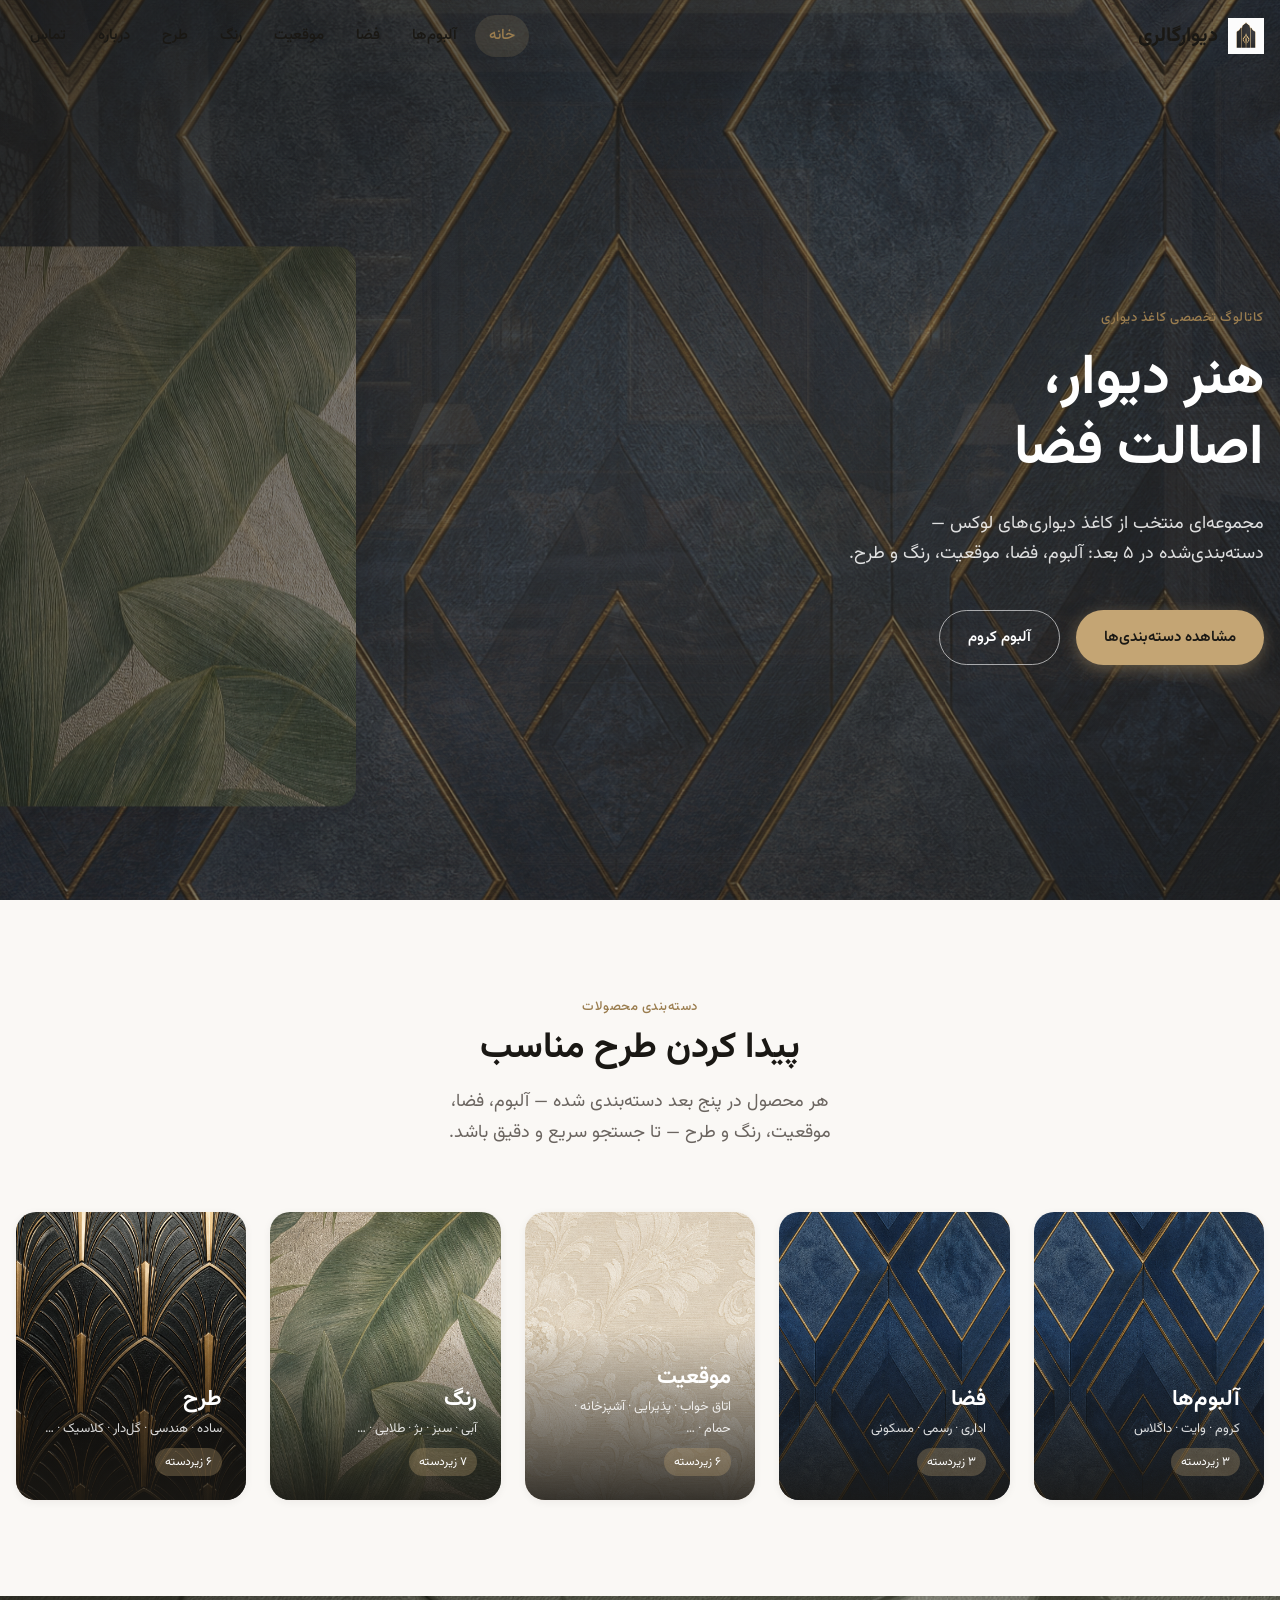
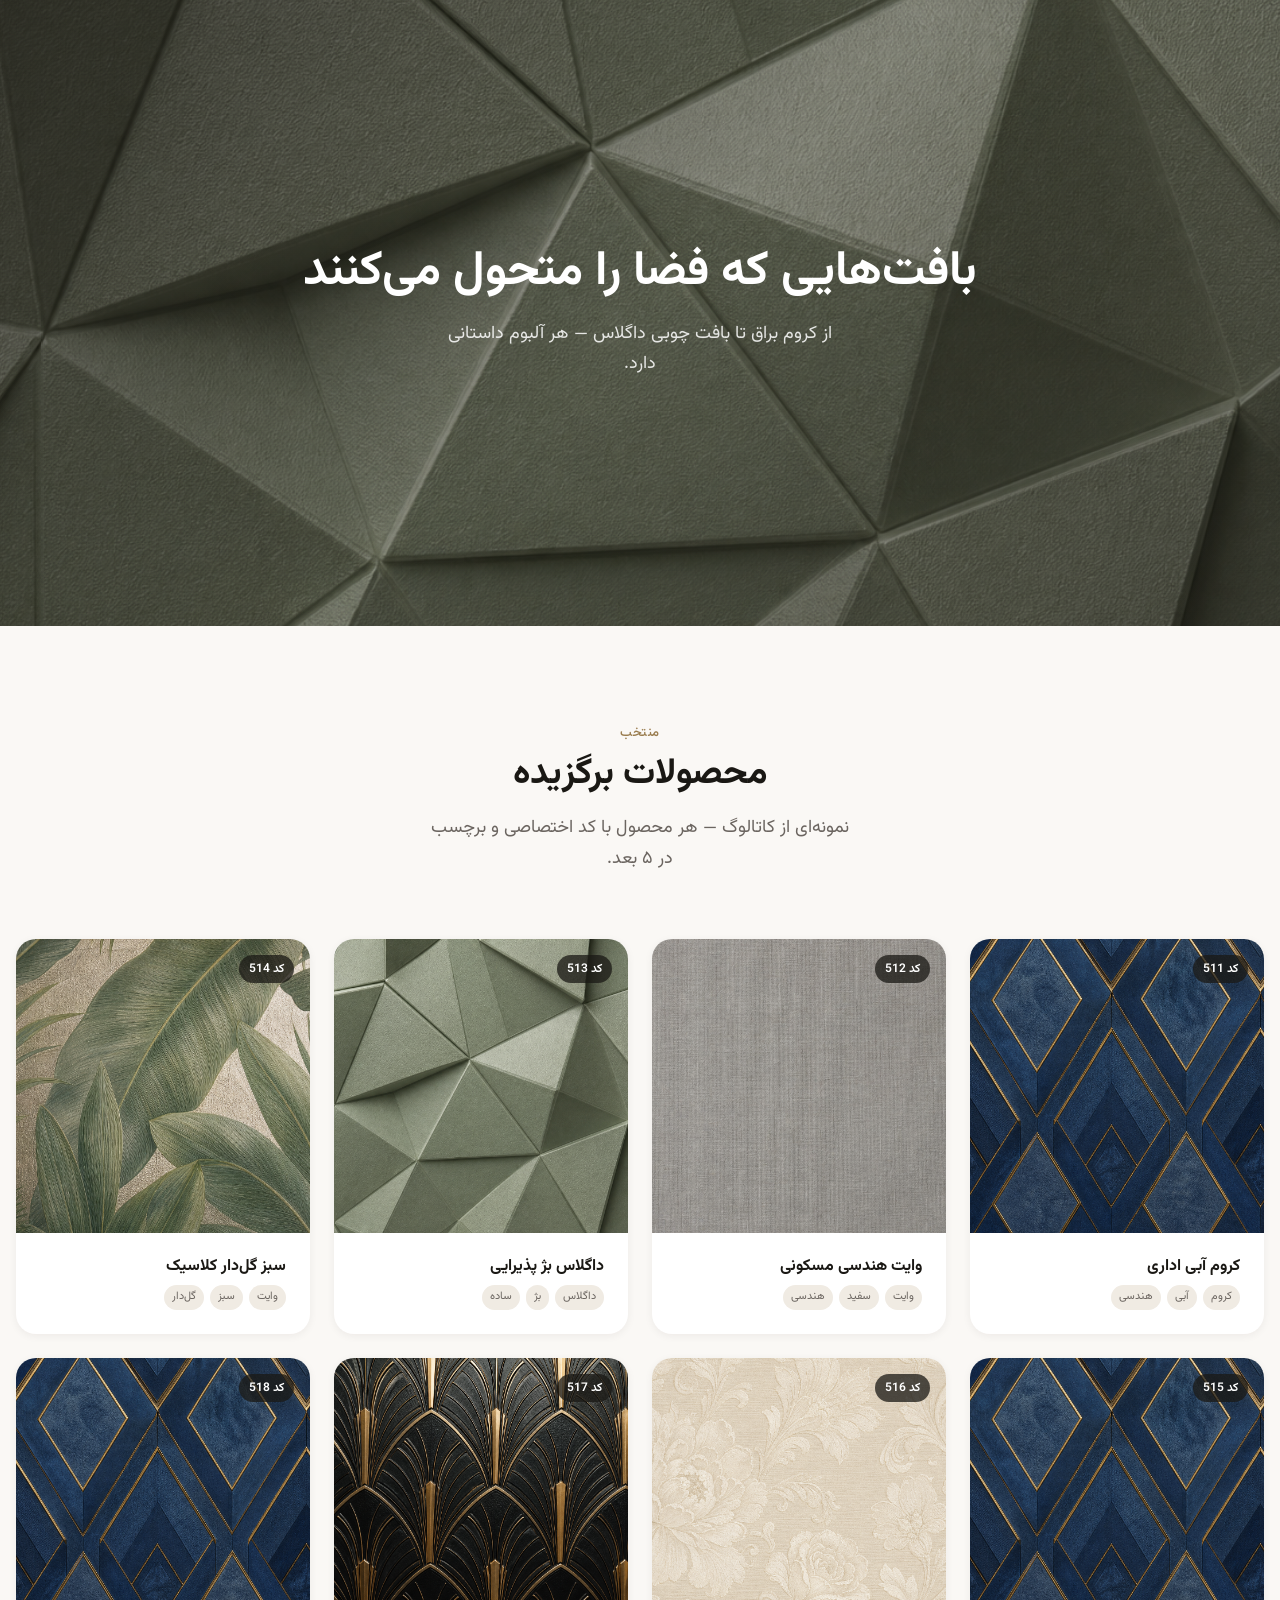
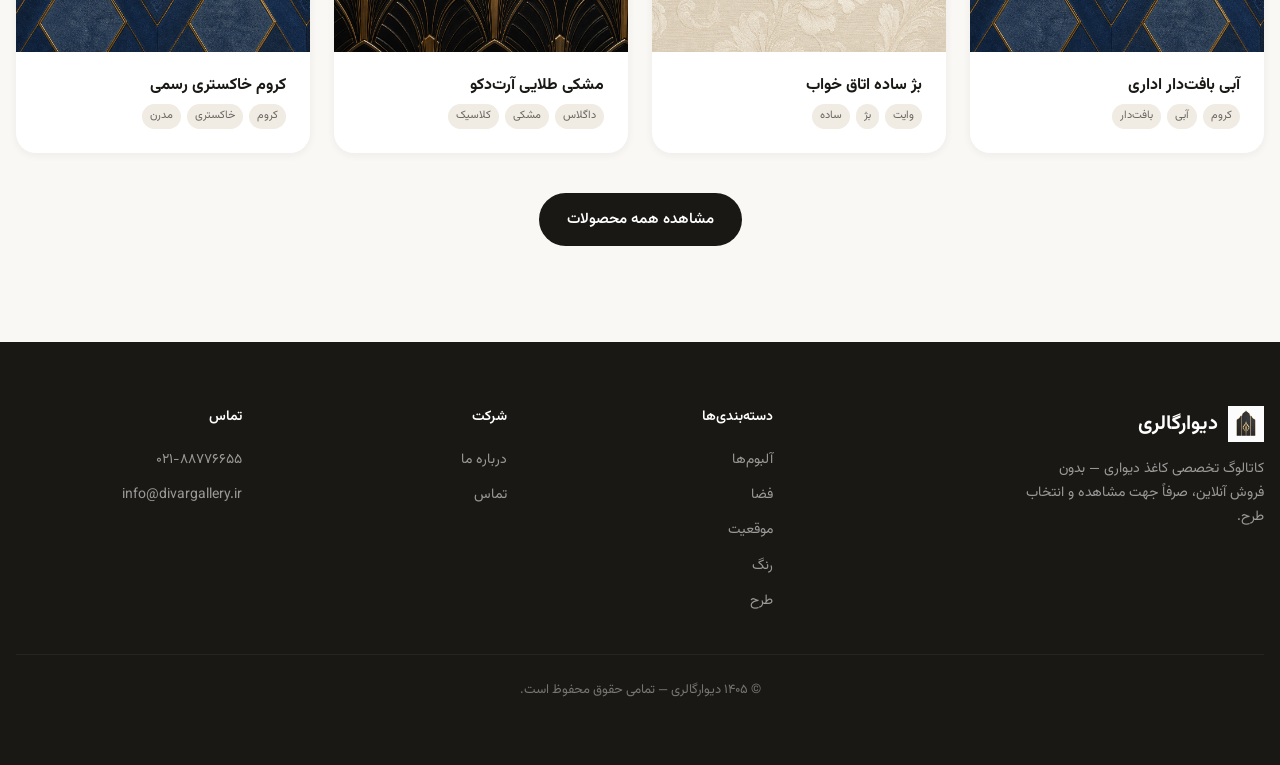
<file: index.html>
<!DOCTYPE html>
<html lang="fa" dir="rtl">
<head>
  <meta charset="UTF-8">
  <meta name="viewport" content="width=device-width, initial-scale=1.0">
  <title>دیوارگالری — کاتالوگ کاغذ دیواری</title>
  <meta name="description" content="کاتالوگ تخصصی کاغذ دیواری دیوارگالری — آلبوم‌های کروم، وایت و داگلاس">
  <link rel="preconnect" href="https://fonts.googleapis.com">
  <link rel="preconnect" href="https://fonts.gstatic.com" crossorigin>
  <link href="https://fonts.googleapis.com/css2?family=Vazirmatn:wght@300;400;500;600;700&display=swap" rel="stylesheet">
  <link rel="stylesheet" href="assets/css/styles.css">
  <link rel="icon" href="assets/images/logo.png" type="image/png">
</head>
<body>
  <header class="site-header">
    <div class="container">
      <a href="index.html" class="logo">
        <img src="assets/images/logo.png" alt="دیوارگالری" width="36" height="36">
        <span>دیوارگالری</span>
      </a>
      <nav class="nav-desktop" aria-label="منوی اصلی">
        <a href="index.html">خانه</a>
        <a href="archive/albums.html">آلبوم‌ها</a>
        <a href="archive/space.html">فضا</a>
        <a href="archive/location.html">موقعیت</a>
        <a href="archive/color.html">رنگ</a>
        <a href="archive/pattern.html">طرح</a>
        <a href="about.html">درباره</a>
        <a href="contact.html">تماس</a>
      </nav>
      <button class="menu-toggle" aria-label="باز کردن منو" aria-expanded="false">
        <span></span>
      </button>
    </div>
    <nav class="nav-mobile" aria-label="منوی موبایل">
      <a href="index.html">خانه</a>
      <a href="archive/albums.html">آلبوم‌ها</a>
      <a href="archive/space.html">فضا</a>
      <a href="archive/location.html">موقعیت</a>
      <a href="archive/color.html">رنگ</a>
      <a href="archive/pattern.html">طرح</a>
      <a href="about.html">درباره</a>
      <a href="contact.html">تماس</a>
    </nav>
  </header>

  <main>
    <section class="hero">
      <div class="hero-bg">
        <div class="hero-bg-fallback" style="background-image: url('assets/images/hero/hero-interior.jpg')"></div>
        <canvas aria-hidden="true"></canvas>
      </div>
      <div class="hero-overlay"></div>
      <div class="hero-layers">
        <div class="hero-layer hero-layer--back" data-parallax-speed="0.15"
             style="background-image: url('assets/images/products/texture-chrome-blue.jpg')"></div>
        <div class="hero-layer hero-layer--mid" data-parallax-speed="0.35">
          <img src="assets/images/products/texture-green-botanical.jpg" alt="" loading="eager">
        </div>
      </div>
      <div class="container hero-content">
        <p class="eyebrow">کاتالوگ تخصصی کاغذ دیواری</p>
        <h1>هنر دیوار،<br>اصالت فضا</h1>
        <p class="lead">مجموعه‌ای منتخب از کاغذ دیواری‌های لوکس — دسته‌بندی‌شده در ۵ بعد: آلبوم، فضا، موقعیت، رنگ و طرح.</p>
        <div class="hero-actions">
          <a href="#categories" class="btn btn-primary">مشاهده دسته‌بندی‌ها</a>
          <a href="archive/albums.html" class="btn btn-outline">آلبوم کروم</a>
        </div>
      </div>
    </section>

    <section class="section" id="categories">
      <div class="container">
        <div class="section-header reveal">
          <p class="eyebrow">دسته‌بندی محصولات</p>
          <h2>پیدا کردن طرح مناسب</h2>
          <p class="lead">هر محصول در پنج بعد دسته‌بندی شده — آلبوم، فضا، موقعیت، رنگ و طرح — تا جستجو سریع و دقیق باشد.</p>
        </div>
        <div class="category-grid">
          <a href="archive/albums.html" class="category-card reveal">
            <div class="category-card-bg" style="background-image: url('assets/images/products/texture-chrome-blue.jpg')"></div>
            <div class="category-card-overlay"></div>
            <div class="category-card-content">
              <h3>آلبوم‌ها</h3>
              <p>کروم · وایت · داگلاس</p>
              <span class="category-card-count">۳ زیر‌دسته</span>
            </div>
          </a>
          <a href="archive/space.html" class="category-card reveal">
            <div class="category-card-bg" style="background-image: url('assets/images/products/texture-blue-formal.jpg')"></div>
            <div class="category-card-overlay"></div>
            <div class="category-card-content">
              <h3>فضا</h3>
              <p>اداری · رسمی · مسکونی</p>
              <span class="category-card-count">۳ زیر‌دسته</span>
            </div>
          </a>
          <a href="archive/location.html" class="category-card reveal">
            <div class="category-card-bg" style="background-image: url('assets/images/products/texture-beige-linen.jpg')"></div>
            <div class="category-card-overlay"></div>
            <div class="category-card-content">
              <h3>موقعیت</h3>
              <p>اتاق خواب · پذیرایی · آشپزخانه · حمام · …</p>
              <span class="category-card-count">۶ زیر‌دسته</span>
            </div>
          </a>
          <a href="archive/color.html" class="category-card reveal">
            <div class="category-card-bg" style="background-image: url('assets/images/products/texture-green-botanical.jpg')"></div>
            <div class="category-card-overlay"></div>
            <div class="category-card-content">
              <h3>رنگ</h3>
              <p>آبی · سبز · بژ · طلایی · …</p>
              <span class="category-card-count">۷ زیر‌دسته</span>
            </div>
          </a>
          <a href="archive/pattern.html" class="category-card reveal">
            <div class="category-card-bg" style="background-image: url('assets/images/products/texture-black-gold-deco.jpg')"></div>
            <div class="category-card-overlay"></div>
            <div class="category-card-content">
              <h3>طرح</h3>
              <p>ساده · هندسی · گل‌دار · کلاسیک · …</p>
              <span class="category-card-count">۶ زیر‌دسته</span>
            </div>
          </a>
        </div>
      </div>
    </section>

    <section class="parallax-showcase" aria-label="نمایش بافت">
      <div class="parallax-showcase-inner">
        <div class="parallax-layer" data-parallax-speed="0.25"
             style="inset:-20%; background: url('assets/images/products/texture-douglas-wood.jpg') center/cover;"></div>
        <div class="hero-overlay"></div>
        <div class="parallax-showcase-content">
          <h2>بافت‌هایی که فضا را متحول می‌کنند</h2>
          <p class="lead" style="color:rgba(255,255,255,0.85); margin-inline:auto;">از کروم براق تا بافت چوبی داگلاس — هر آلبوم داستانی دارد.</p>
        </div>
      </div>
    </section>

    <section class="section">
      <div class="container">
        <div class="section-header reveal">
          <p class="eyebrow">منتخب</p>
          <h2>محصولات برگزیده</h2>
          <p class="lead">نمونه‌ای از کاتالوگ — هر محصول با کد اختصاصی و برچسب در ۵ بعد.</p>
        </div>
        <div class="product-grid" id="featured-products"></div>
        <div style="text-align:center; margin-block-start: var(--space-lg);">
          <a href="archive/albums.html" class="btn btn-dark reveal">مشاهده همه محصولات</a>
        </div>
      </div>
    </section>
  </main>

  <footer class="site-footer">
    <div class="container">
      <div class="footer-grid">
        <div class="footer-brand">
          <a href="index.html" class="logo">
            <img src="assets/images/logo.png" alt="" width="32" height="32">
            <span>دیوارگالری</span>
          </a>
          <p>کاتالوگ تخصصی کاغذ دیواری — بدون فروش آنلاین، صرفاً جهت مشاهده و انتخاب طرح.</p>
        </div>
        <div class="footer-col">
          <h4>دسته‌بندی‌ها</h4>
          <ul>
            <li><a href="archive/albums.html">آلبوم‌ها</a></li>
            <li><a href="archive/space.html">فضا</a></li>
            <li><a href="archive/location.html">موقعیت</a></li>
            <li><a href="archive/color.html">رنگ</a></li>
            <li><a href="archive/pattern.html">طرح</a></li>
          </ul>
        </div>
        <div class="footer-col">
          <h4>شرکت</h4>
          <ul>
            <li><a href="about.html">درباره ما</a></li>
            <li><a href="contact.html">تماس</a></li>
          </ul>
        </div>
        <div class="footer-col">
          <h4>تماس</h4>
          <ul>
            <li><a href="tel:+982188776655">۰۲۱-۸۸۷۷۶۶۵۵</a></li>
            <li><a href="mailto:info@divargallery.ir">info@divargallery.ir</a></li>
          </ul>
        </div>
      </div>
      <div class="footer-bottom">
        © ۱۴۰۵ دیوارگالری — تمامی حقوق محفوظ است.
      </div>
    </div>
  </footer>

  <script src="assets/js/data.js"></script>
  <script src="assets/js/app.js"></script>
  <script src="assets/js/parallax.js"></script>
  <script>
    document.getElementById('featured-products').innerHTML =
      CATALOG.products.slice(0, 8).map(p => WallArtApp.renderProductCard(p, '')).join('');
    WallArtApp.initReveal();
  </script>
</body>
</html>
</file>
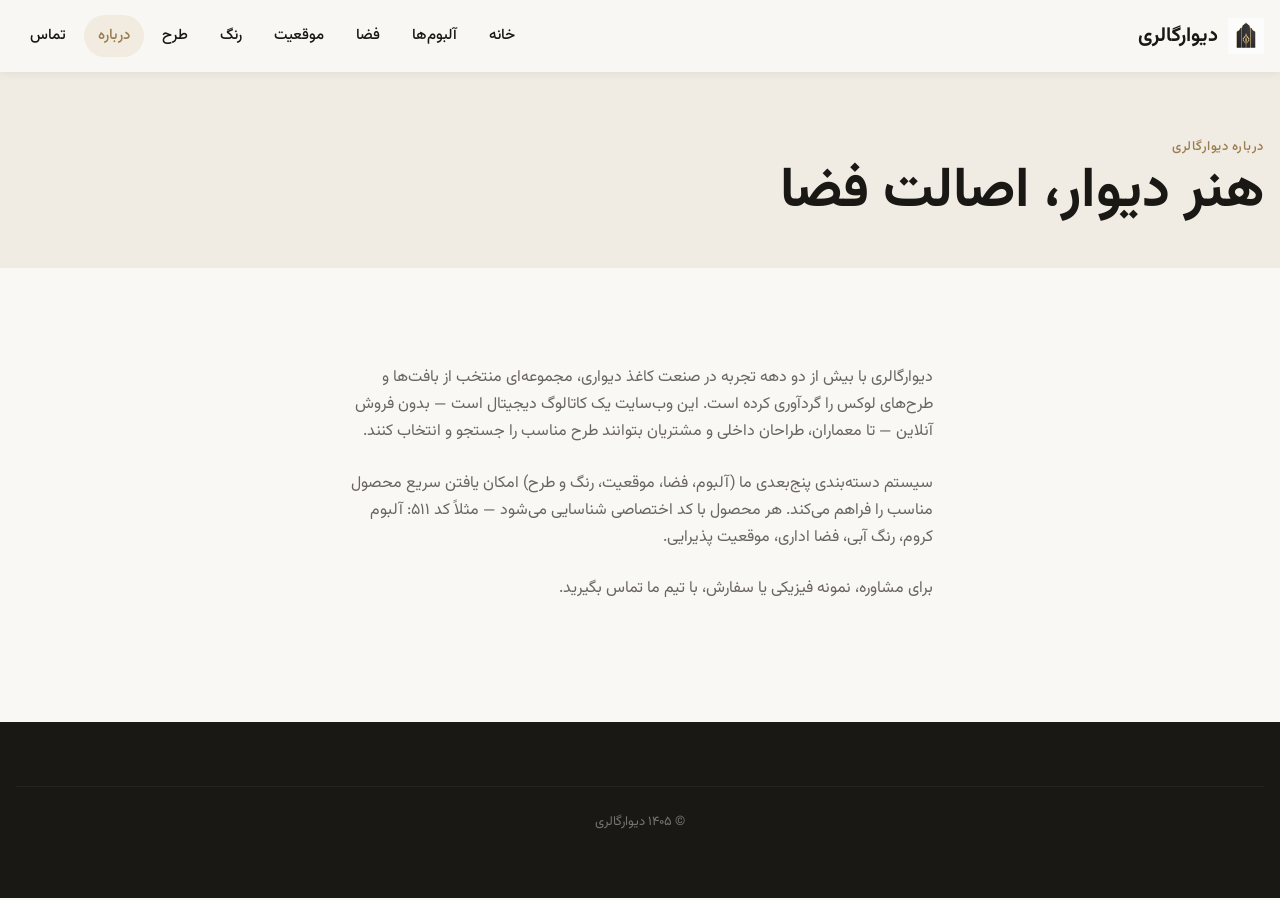
<file: about.html>
<!DOCTYPE html>
<html lang="fa" dir="rtl">
<head>
  <meta charset="UTF-8">
  <meta name="viewport" content="width=device-width, initial-scale=1.0">
  <title>درباره ما — دیوارگالری</title>
  <link href="https://fonts.googleapis.com/css2?family=Vazirmatn:wght@300;400;500;600;700&display=swap" rel="stylesheet">
  <link rel="stylesheet" href="assets/css/styles.css">
</head>
<body>
  <header class="site-header scrolled">
    <div class="container">
      <a href="index.html" class="logo">
        <img src="assets/images/logo.png" alt="دیوارگالری" width="36" height="36">
        <span>دیوارگالری</span>
      </a>
      <nav class="nav-desktop">
        <a href="index.html">خانه</a>
        <a href="archive/albums.html">آلبوم‌ها</a>
        <a href="archive/space.html">فضا</a>
        <a href="archive/location.html">موقعیت</a>
        <a href="archive/color.html">رنگ</a>
        <a href="archive/pattern.html">طرح</a>
        <a href="about.html">درباره</a>
        <a href="contact.html">تماس</a>
      </nav>
      <button class="menu-toggle" aria-label="منو"><span></span></button>
    </div>
    <nav class="nav-mobile">
      <a href="index.html">خانه</a>
      <a href="archive/albums.html">آلبوم‌ها</a>
      <a href="archive/space.html">فضا</a>
      <a href="archive/location.html">موقعیت</a>
      <a href="archive/color.html">رنگ</a>
      <a href="archive/pattern.html">طرح</a>
      <a href="about.html">درباره</a>
      <a href="contact.html">تماس</a>
    </nav>
  </header>

  <main>
    <section class="page-hero">
      <div class="container">
        <p class="eyebrow">درباره دیوارگالری</p>
        <h1>هنر دیوار، اصالت فضا</h1>
      </div>
    </section>
    <section class="section">
      <div class="container content-block reveal">
        <p>دیوارگالری با بیش از دو دهه تجربه در صنعت کاغذ دیواری، مجموعه‌ای منتخب از بافت‌ها و طرح‌های لوکس را گردآوری کرده است. این وب‌سایت یک کاتالوگ دیجیتال است — بدون فروش آنلاین — تا معماران، طراحان داخلی و مشتریان بتوانند طرح مناسب را جستجو و انتخاب کنند.</p>
        <p>سیستم دسته‌بندی پنج‌بعدی ما (آلبوم، فضا، موقعیت، رنگ و طرح) امکان یافتن سریع محصول مناسب را فراهم می‌کند. هر محصول با کد اختصاصی شناسایی می‌شود — مثلاً کد ۵۱۱: آلبوم کروم، رنگ آبی، فضا اداری، موقعیت پذیرایی.</p>
        <p>برای مشاوره، نمونه فیزیکی یا سفارش، با تیم ما تماس بگیرید.</p>
      </div>
    </section>
  </main>

  <footer class="site-footer">
    <div class="container"><div class="footer-bottom">© ۱۴۰۵ دیوارگالری</div></div>
  </footer>

  <script src="assets/js/app.js"></script>
</body>
</html>
</file>
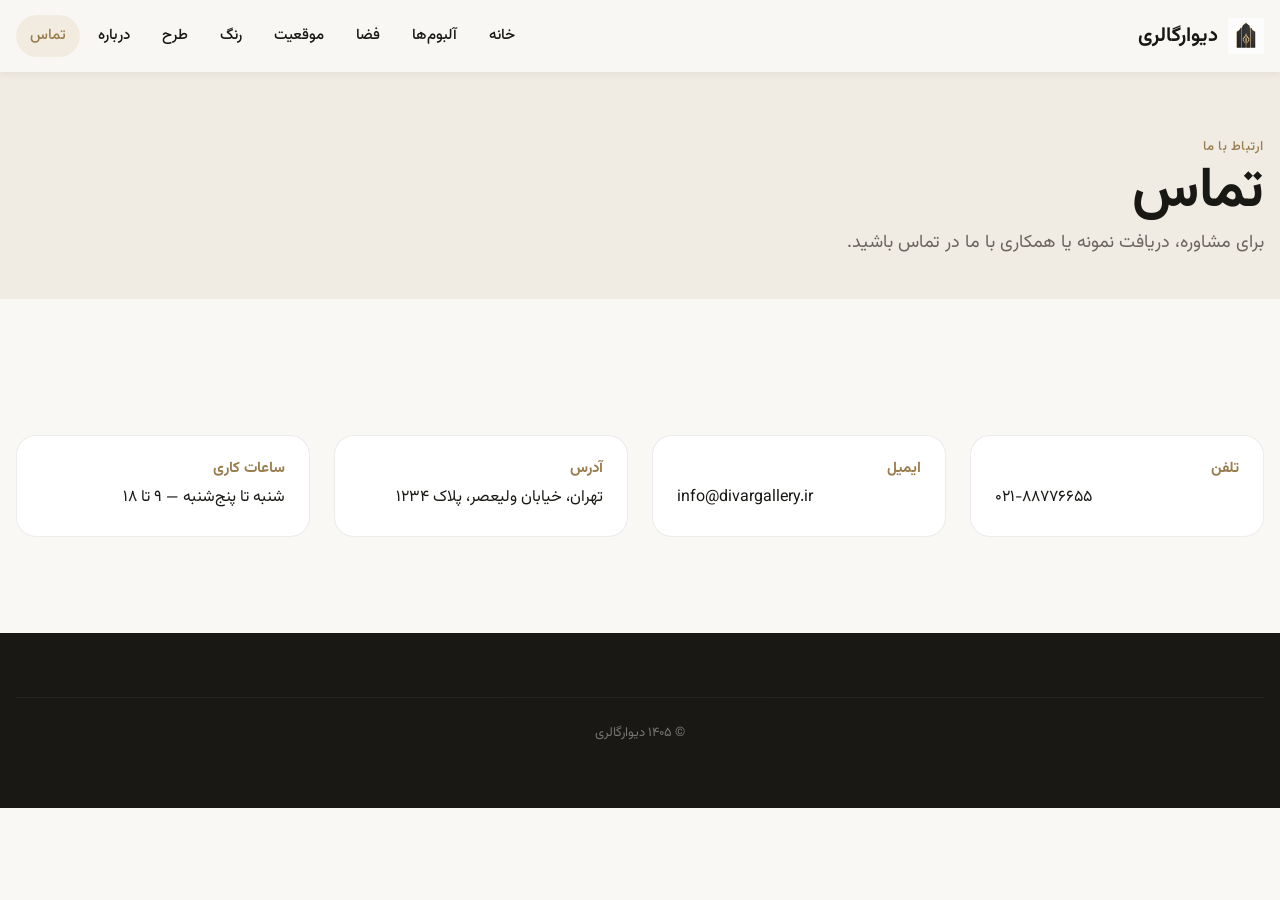
<file: contact.html>
<!DOCTYPE html>
<html lang="fa" dir="rtl">
<head>
  <meta charset="UTF-8">
  <meta name="viewport" content="width=device-width, initial-scale=1.0">
  <title>تماس — دیوارگالری</title>
  <link href="https://fonts.googleapis.com/css2?family=Vazirmatn:wght@300;400;500;600;700&display=swap" rel="stylesheet">
  <link rel="stylesheet" href="assets/css/styles.css">
</head>
<body>
  <header class="site-header scrolled">
    <div class="container">
      <a href="index.html" class="logo">
        <img src="assets/images/logo.png" alt="دیوارگالری" width="36" height="36">
        <span>دیوارگالری</span>
      </a>
      <nav class="nav-desktop">
        <a href="index.html">خانه</a>
        <a href="archive/albums.html">آلبوم‌ها</a>
        <a href="archive/space.html">فضا</a>
        <a href="archive/location.html">موقعیت</a>
        <a href="archive/color.html">رنگ</a>
        <a href="archive/pattern.html">طرح</a>
        <a href="about.html">درباره</a>
        <a href="contact.html">تماس</a>
      </nav>
      <button class="menu-toggle" aria-label="منو"><span></span></button>
    </div>
    <nav class="nav-mobile">
      <a href="index.html">خانه</a>
      <a href="archive/albums.html">آلبوم‌ها</a>
      <a href="archive/space.html">فضا</a>
      <a href="archive/location.html">موقعیت</a>
      <a href="archive/color.html">رنگ</a>
      <a href="archive/pattern.html">طرح</a>
      <a href="about.html">درباره</a>
      <a href="contact.html">تماس</a>
    </nav>
  </header>

  <main>
    <section class="page-hero">
      <div class="container">
        <p class="eyebrow">ارتباط با ما</p>
        <h1>تماس</h1>
        <p class="lead">برای مشاوره، دریافت نمونه یا همکاری با ما در تماس باشید.</p>
      </div>
    </section>
    <section class="section">
      <div class="container">
        <div class="contact-grid reveal">
          <div class="contact-card">
            <h3>تلفن</h3>
            <p dir="ltr" style="text-align:start;">۰۲۱-۸۸۷۷۶۶۵۵</p>
          </div>
          <div class="contact-card">
            <h3>ایمیل</h3>
            <p dir="ltr" style="text-align:start;">info@divargallery.ir</p>
          </div>
          <div class="contact-card">
            <h3>آدرس</h3>
            <p>تهران، خیابان ولیعصر، پلاک ۱۲۳۴</p>
          </div>
          <div class="contact-card">
            <h3>ساعات کاری</h3>
            <p>شنبه تا پنج‌شنبه — ۹ تا ۱۸</p>
          </div>
        </div>
      </div>
    </section>
  </main>

  <footer class="site-footer">
    <div class="container"><div class="footer-bottom">© ۱۴۰۵ دیوارگالری</div></div>
  </footer>

  <script src="assets/js/app.js"></script>
</body>
</html>
</file>
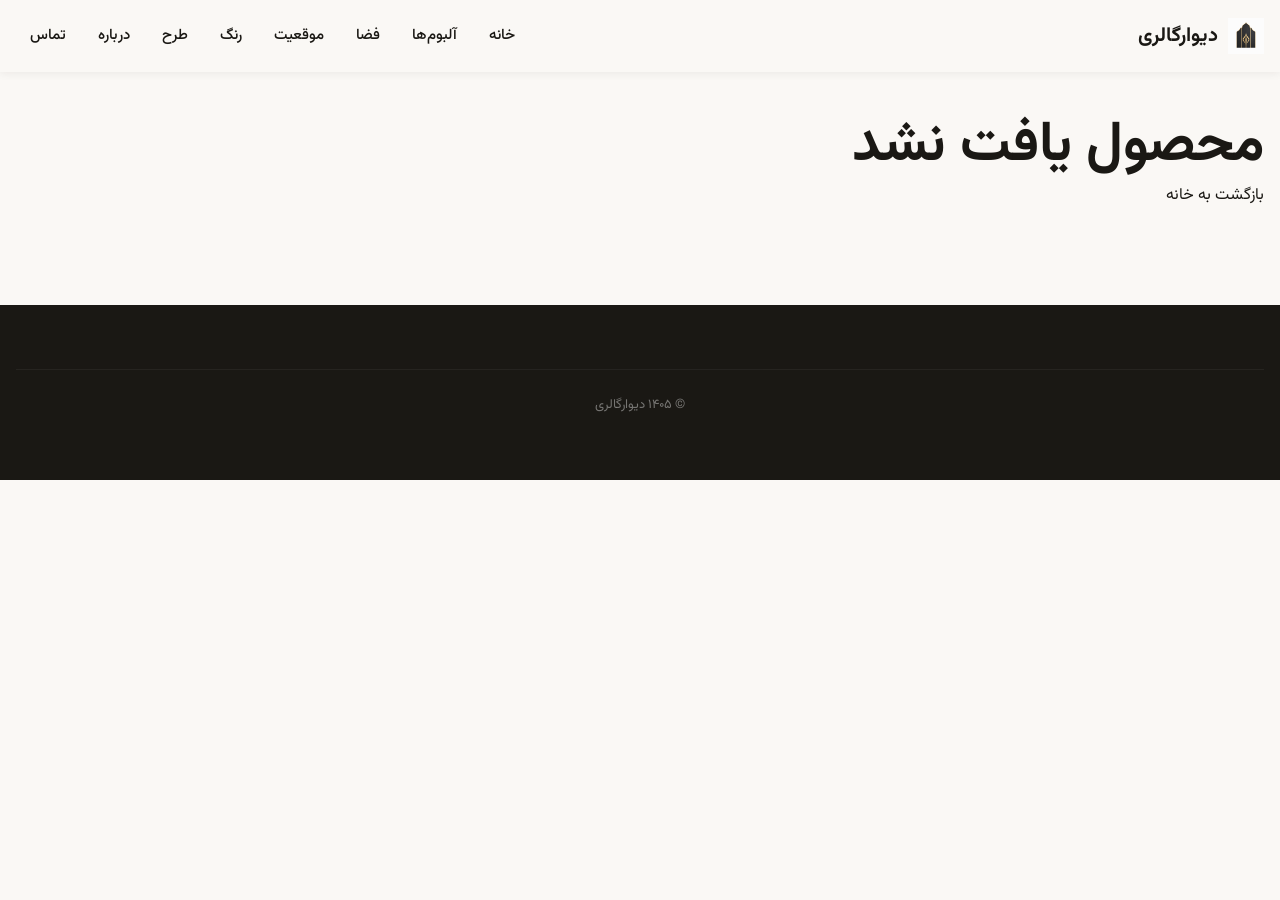
<file: product.html>
<!DOCTYPE html>
<html lang="fa" dir="rtl">
<head>
  <meta charset="UTF-8">
  <meta name="viewport" content="width=device-width, initial-scale=1.0">
  <title>جزئیات محصول — دیوارگالری</title>
  <link href="https://fonts.googleapis.com/css2?family=Vazirmatn:wght@300;400;500;600;700&display=swap" rel="stylesheet">
  <link rel="stylesheet" href="assets/css/styles.css">
</head>
<body>
  <header class="site-header scrolled">
    <div class="container">
      <a href="index.html" class="logo">
        <img src="assets/images/logo.png" alt="دیوارگالری" width="36" height="36">
        <span>دیوارگالری</span>
      </a>
      <nav class="nav-desktop">
        <a href="index.html">خانه</a>
        <a href="archive/albums.html">آلبوم‌ها</a>
        <a href="archive/space.html">فضا</a>
        <a href="archive/location.html">موقعیت</a>
        <a href="archive/color.html">رنگ</a>
        <a href="archive/pattern.html">طرح</a>
        <a href="about.html">درباره</a>
        <a href="contact.html">تماس</a>
      </nav>
      <button class="menu-toggle" aria-label="منو"><span></span></button>
    </div>
    <nav class="nav-mobile">
      <a href="index.html">خانه</a>
      <a href="archive/albums.html">آلبوم‌ها</a>
      <a href="archive/space.html">فضا</a>
      <a href="archive/location.html">موقعیت</a>
      <a href="archive/color.html">رنگ</a>
      <a href="archive/pattern.html">طرح</a>
      <a href="about.html">درباره</a>
      <a href="contact.html">تماس</a>
    </nav>
  </header>

  <main class="product-detail">
    <div class="container" id="product-content">
      <p>در حال بارگذاری…</p>
    </div>
  </main>

  <footer class="site-footer">
    <div class="container"><div class="footer-bottom">© ۱۴۰۵ دیوارگالری</div></div>
  </footer>

  <script src="assets/js/data.js"></script>
  <script src="assets/js/app.js"></script>
  <script>
    document.addEventListener('DOMContentLoaded', () => {
      const code = new URLSearchParams(window.location.search).get('code');
      const product = findProduct(code);
      const el = document.getElementById('product-content');

      if (!product) {
        el.innerHTML = '<h1>محصول یافت نشد</h1><p><a href="index.html">بازگشت به خانه</a></p>';
        return;
      }

      const labels = productTagLabels(product);
      const img = productImageUrl(product, '');
      document.title = `${product.title} — دیوارگالری`;

      el.innerHTML = `
        <div class="product-detail-grid reveal">
          <div class="product-detail-image">
            <img src="${img}" alt="${product.title}" width="600" height="600">
          </div>
          <div class="product-detail-info">
            <span class="product-code-large">کد محصول: ${product.code}</span>
            <h1>${product.title}</h1>
            <p class="lead">${product.description}</p>
            <dl class="product-specs">
              <div class="spec-row">
                <dt>آلبوم</dt>
                <dd><a href="archive/albums.html?sub=${product.tags.albums}">${labels.albums}</a></dd>
              </div>
              <div class="spec-row">
                <dt>فضا</dt>
                <dd><a href="archive/space.html?sub=${product.tags.space}">${labels.space}</a></dd>
              </div>
              <div class="spec-row">
                <dt>موقعیت</dt>
                <dd><a href="archive/location.html?sub=${product.tags.location}">${labels.location}</a></dd>
              </div>
              <div class="spec-row">
                <dt>رنگ</dt>
                <dd><a href="archive/color.html?sub=${product.tags.color}">${labels.color}</a></dd>
              </div>
              <div class="spec-row">
                <dt>طرح</dt>
                <dd><a href="archive/pattern.html?sub=${product.tags.pattern}">${labels.pattern}</a></dd>
              </div>
            </dl>
            <a href="contact.html" class="btn btn-primary">درخواست مشاوره</a>
          </div>
        </div>
      `;
      WallArtApp.initReveal();
    });
  </script>
</body>
</html>
</file>
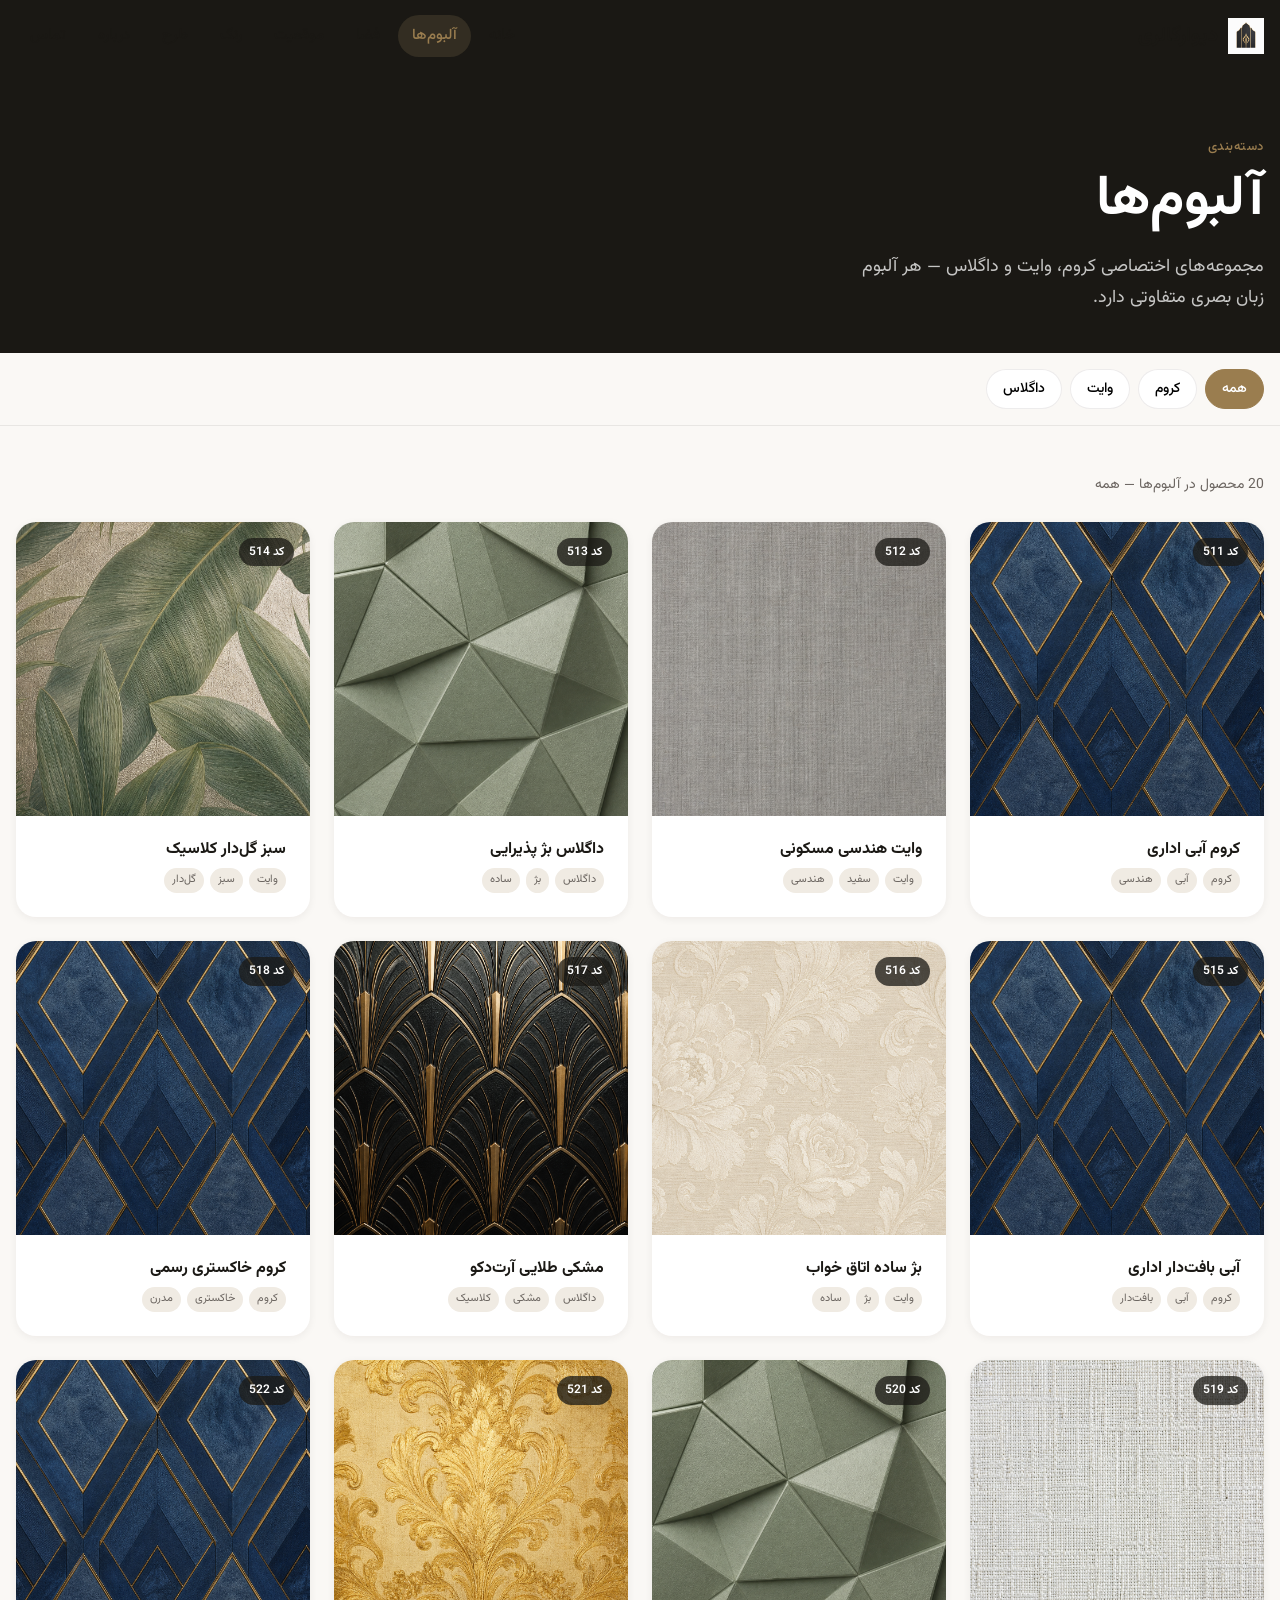
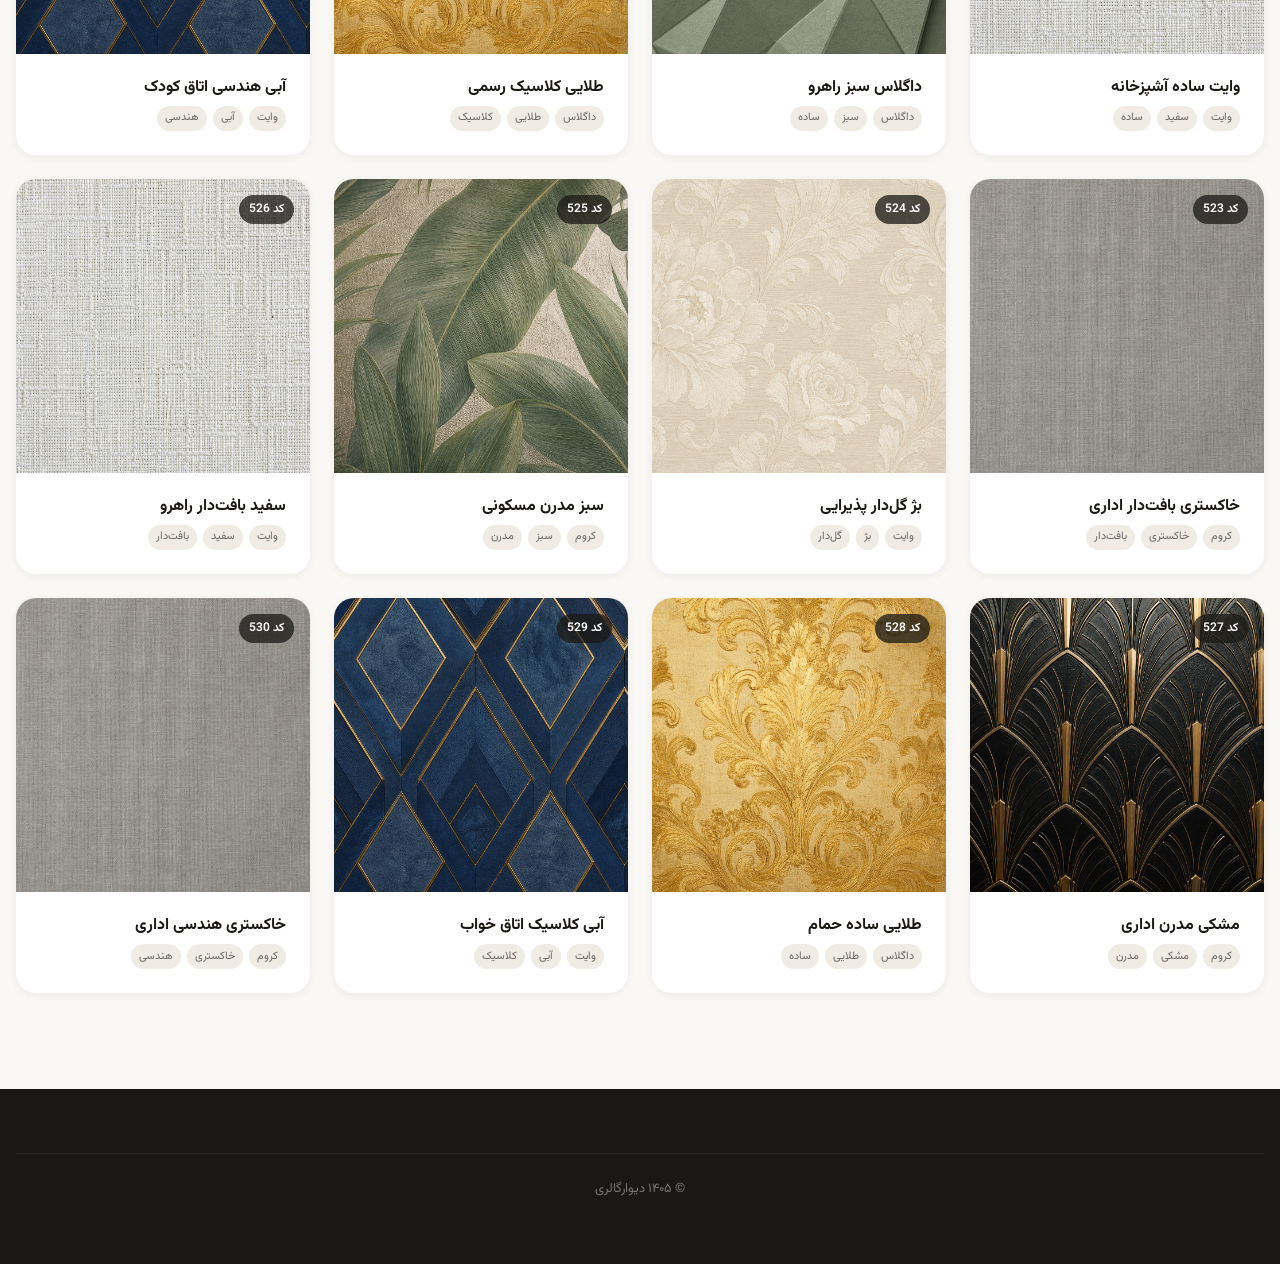
<file: archive/albums.html>
<!DOCTYPE html>
<html lang="fa" dir="rtl" data-category="albums" data-base="../">
<head>
  <meta charset="UTF-8">
  <meta name="viewport" content="width=device-width, initial-scale=1.0">
  <title>آلبوم‌ها — دیوارگالری</title>
  <link href="https://fonts.googleapis.com/css2?family=Vazirmatn:wght@300;400;500;600;700&display=swap" rel="stylesheet">
  <link rel="stylesheet" href="../assets/css/styles.css">
</head>
<body>
  <header class="site-header scrolled">
    <div class="container">
      <a href="../index.html" class="logo">
        <img src="../assets/images/logo.png" alt="دیوارگالری" width="36" height="36">
        <span>دیوارگالری</span>
      </a>
      <nav class="nav-desktop">
        <a href="../index.html">خانه</a>
        <a href="albums.html">آلبوم‌ها</a>
        <a href="space.html">فضا</a>
        <a href="location.html">موقعیت</a>
        <a href="color.html">رنگ</a>
        <a href="pattern.html">طرح</a>
        <a href="../about.html">درباره</a>
        <a href="../contact.html">تماس</a>
      </nav>
      <button class="menu-toggle" aria-label="منو"><span></span></button>
    </div>
    <nav class="nav-mobile">
      <a href="../index.html">خانه</a>
      <a href="albums.html">آلبوم‌ها</a>
      <a href="space.html">فضا</a>
      <a href="location.html">موقعیت</a>
      <a href="color.html">رنگ</a>
      <a href="pattern.html">طرح</a>
      <a href="../about.html">درباره</a>
      <a href="../contact.html">تماس</a>
    </nav>
  </header>

  <main>
    <section class="archive-hero">
      <div class="container">
        <p class="eyebrow">دسته‌بندی</p>
        <h1>آلبوم‌ها</h1>
        <p class="lead">مجموعه‌های اختصاصی کروم، وایت و داگلاس — هر آلبوم زبان بصری متفاوتی دارد.</p>
      </div>
    </section>

    <div class="filter-bar">
      <div class="container filter-pills">
        <button class="filter-pill active" data-filter="">همه</button>
        <button class="filter-pill" data-filter="chrome">کروم</button>
        <button class="filter-pill" data-filter="white">وایت</button>
        <button class="filter-pill" data-filter="douglas">داگلاس</button>
      </div>
    </div>

    <section class="section" style="padding-block-start: var(--space-md);">
      <div class="container">
        <p class="results-meta" id="results-meta"></p>
        <div class="product-grid" id="product-grid"></div>
      </div>
    </section>
  </main>

  <footer class="site-footer">
    <div class="container">
      <div class="footer-bottom">© ۱۴۰۵ دیوارگالری</div>
    </div>
  </footer>

  <script src="../assets/js/data.js"></script>
  <script src="../assets/js/app.js"></script>
  <script src="../assets/js/archive.js"></script>
</body>
</html>
</file>
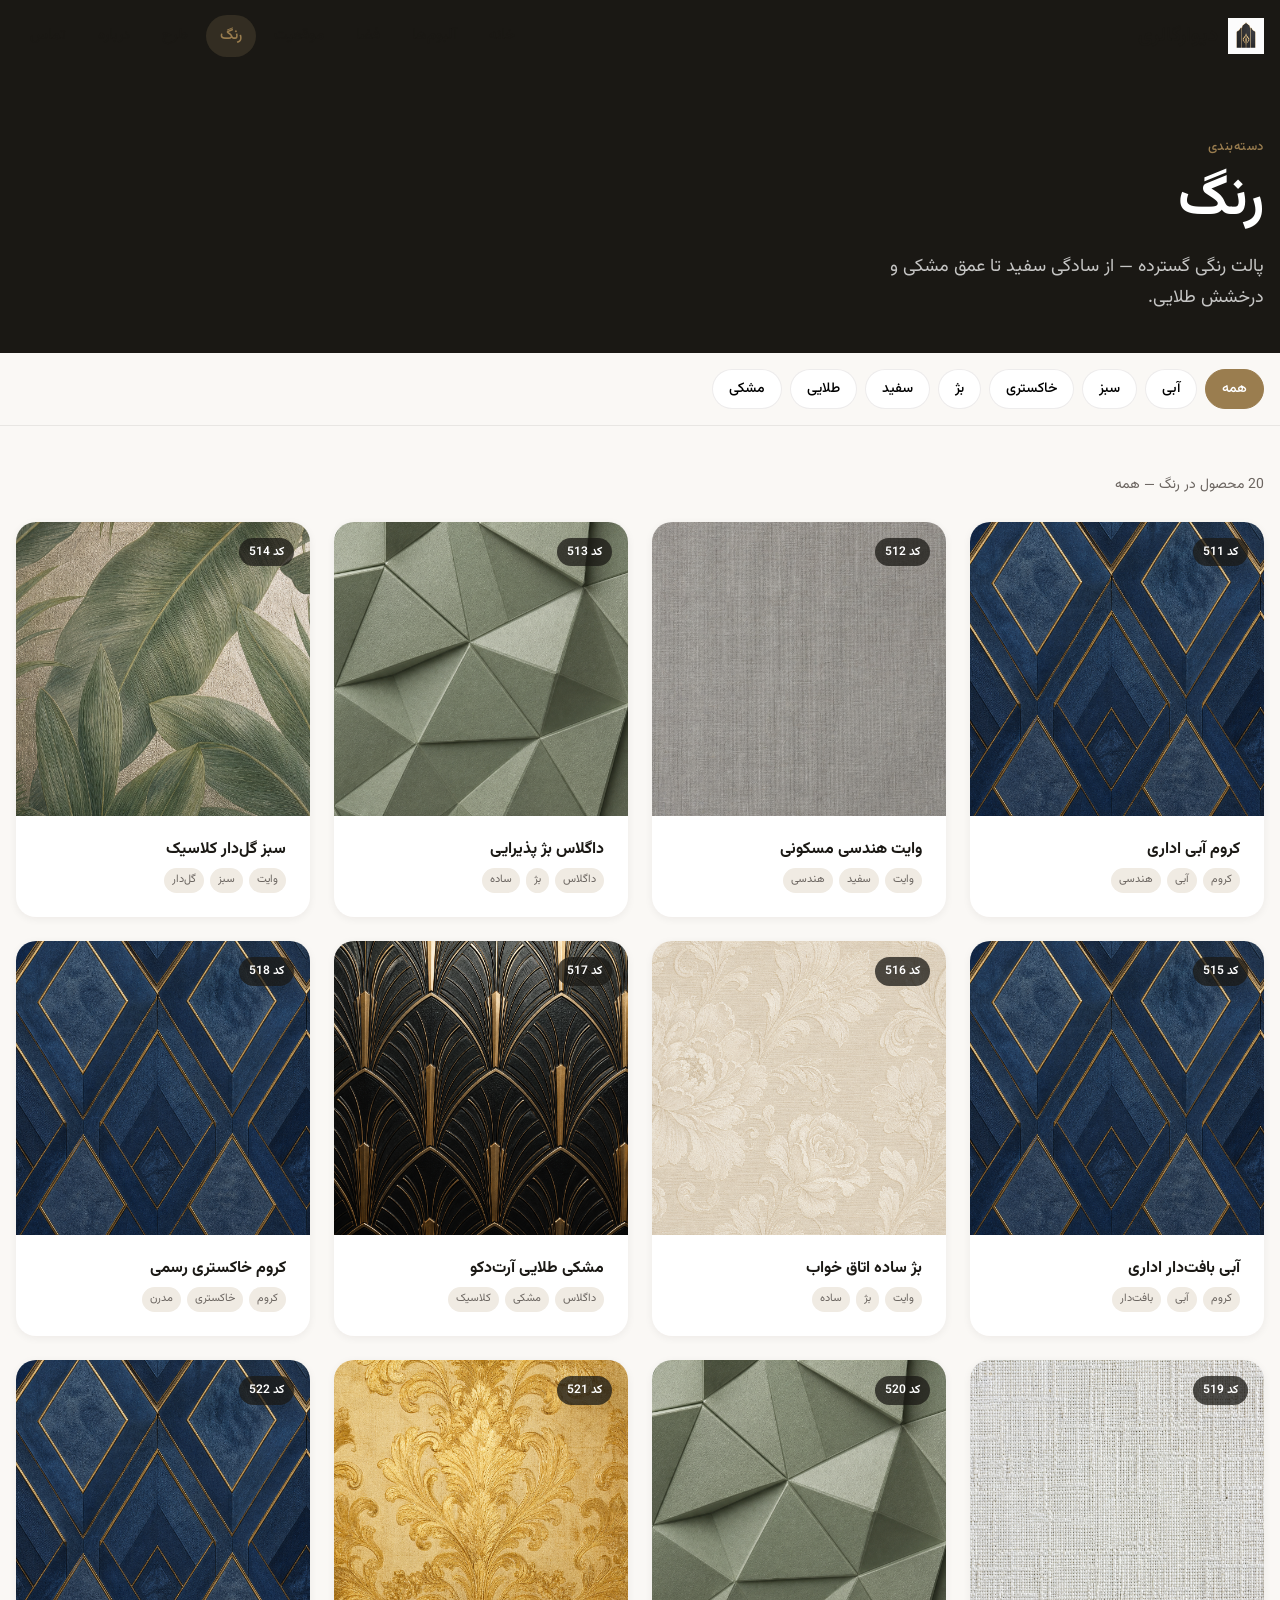
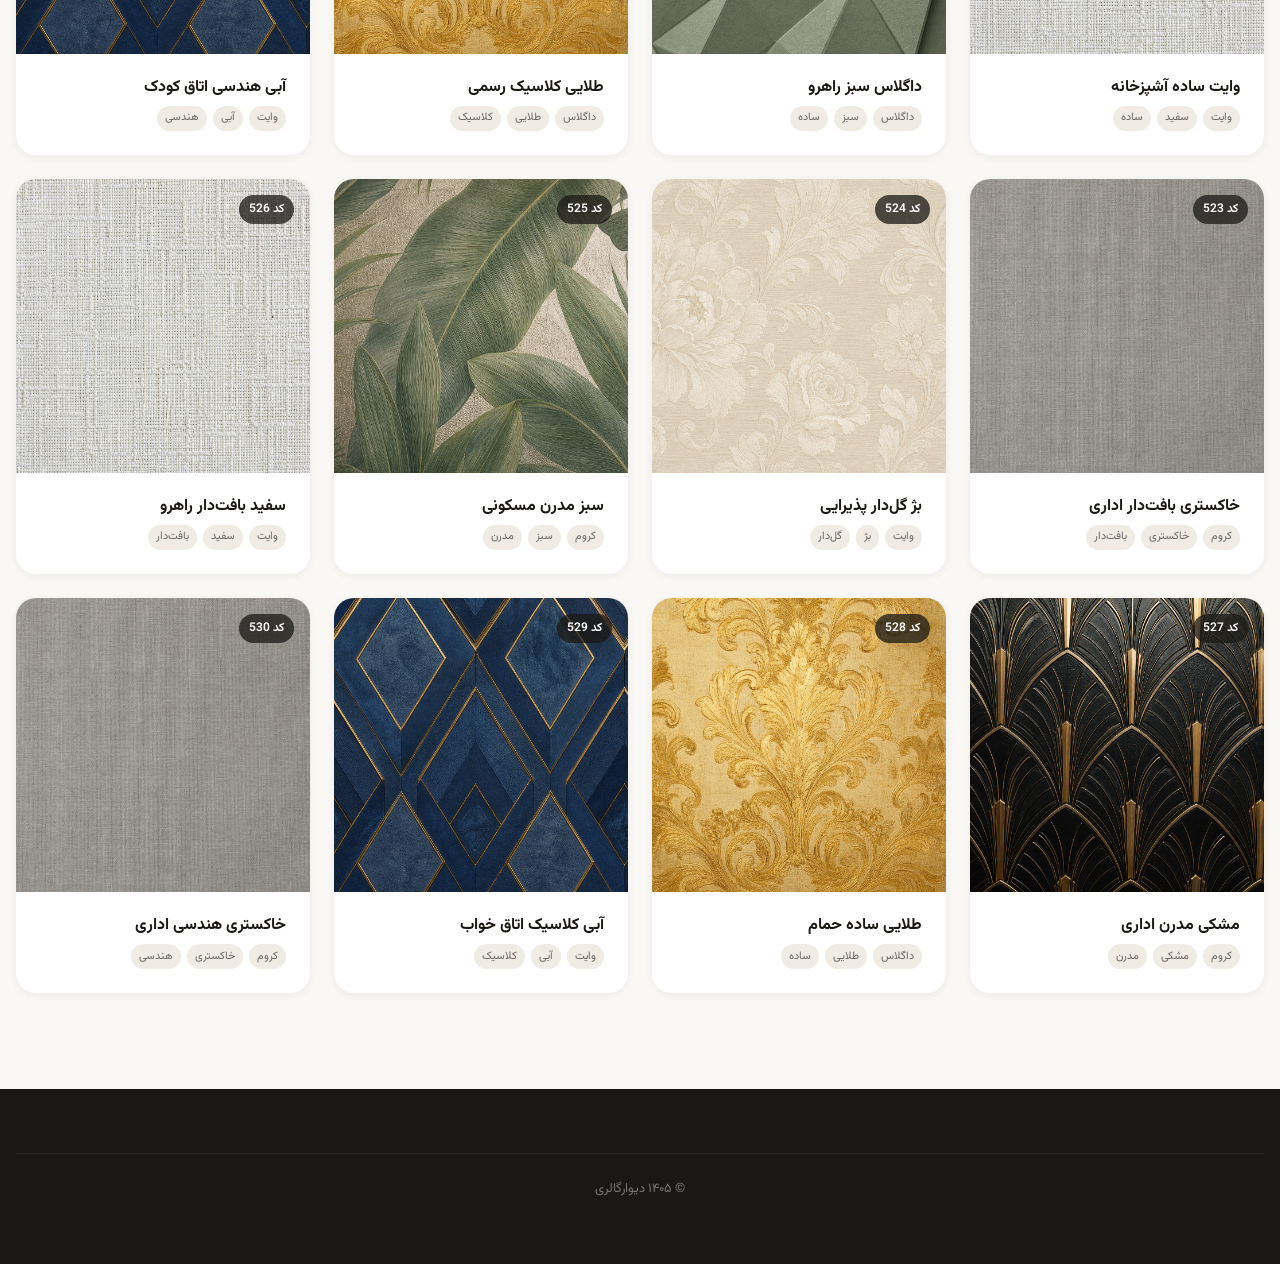
<file: archive/color.html>
<!DOCTYPE html>
<html lang="fa" dir="rtl" data-category="color" data-base="../">
<head>
  <meta charset="UTF-8">
  <meta name="viewport" content="width=device-width, initial-scale=1.0">
  <title>رنگ — دیوارگالری</title>
  <link href="https://fonts.googleapis.com/css2?family=Vazirmatn:wght@300;400;500;600;700&display=swap" rel="stylesheet">
  <link rel="stylesheet" href="../assets/css/styles.css">
</head>
<body>
  <header class="site-header scrolled">
    <div class="container">
      <a href="../index.html" class="logo">
        <img src="../assets/images/logo.png" alt="دیوارگالری" width="36" height="36">
        <span>دیوارگالری</span>
      </a>
      <nav class="nav-desktop">
        <a href="../index.html">خانه</a>
        <a href="albums.html">آلبوم‌ها</a>
        <a href="space.html">فضا</a>
        <a href="location.html">موقعیت</a>
        <a href="color.html">رنگ</a>
        <a href="pattern.html">طرح</a>
        <a href="../about.html">درباره</a>
        <a href="../contact.html">تماس</a>
      </nav>
      <button class="menu-toggle" aria-label="منو"><span></span></button>
    </div>
    <nav class="nav-mobile">
      <a href="../index.html">خانه</a>
      <a href="albums.html">آلبوم‌ها</a>
      <a href="space.html">فضا</a>
      <a href="location.html">موقعیت</a>
      <a href="color.html">رنگ</a>
      <a href="pattern.html">طرح</a>
      <a href="../about.html">درباره</a>
      <a href="../contact.html">تماس</a>
    </nav>
  </header>

  <main>
    <section class="archive-hero">
      <div class="container">
        <p class="eyebrow">دسته‌بندی</p>
        <h1>رنگ</h1>
        <p class="lead">پالت رنگی گسترده — از سادگی سفید تا عمق مشکی و درخشش طلایی.</p>
      </div>
    </section>

    <div class="filter-bar">
      <div class="container filter-pills">
        <button class="filter-pill active" data-filter="">همه</button>
        <button class="filter-pill" data-filter="blue">آبی</button>
        <button class="filter-pill" data-filter="green">سبز</button>
        <button class="filter-pill" data-filter="gray">خاکستری</button>
        <button class="filter-pill" data-filter="beige">بژ</button>
        <button class="filter-pill" data-filter="white">سفید</button>
        <button class="filter-pill" data-filter="gold">طلایی</button>
        <button class="filter-pill" data-filter="black">مشکی</button>
      </div>
    </div>

    <section class="section" style="padding-block-start: var(--space-md);">
      <div class="container">
        <p class="results-meta" id="results-meta"></p>
        <div class="product-grid" id="product-grid"></div>
      </div>
    </section>
  </main>

  <footer class="site-footer">
    <div class="container"><div class="footer-bottom">© ۱۴۰۵ دیوارگالری</div></div>
  </footer>

  <script src="../assets/js/data.js"></script>
  <script src="../assets/js/app.js"></script>
  <script src="../assets/js/archive.js"></script>
</body>
</html>
</file>
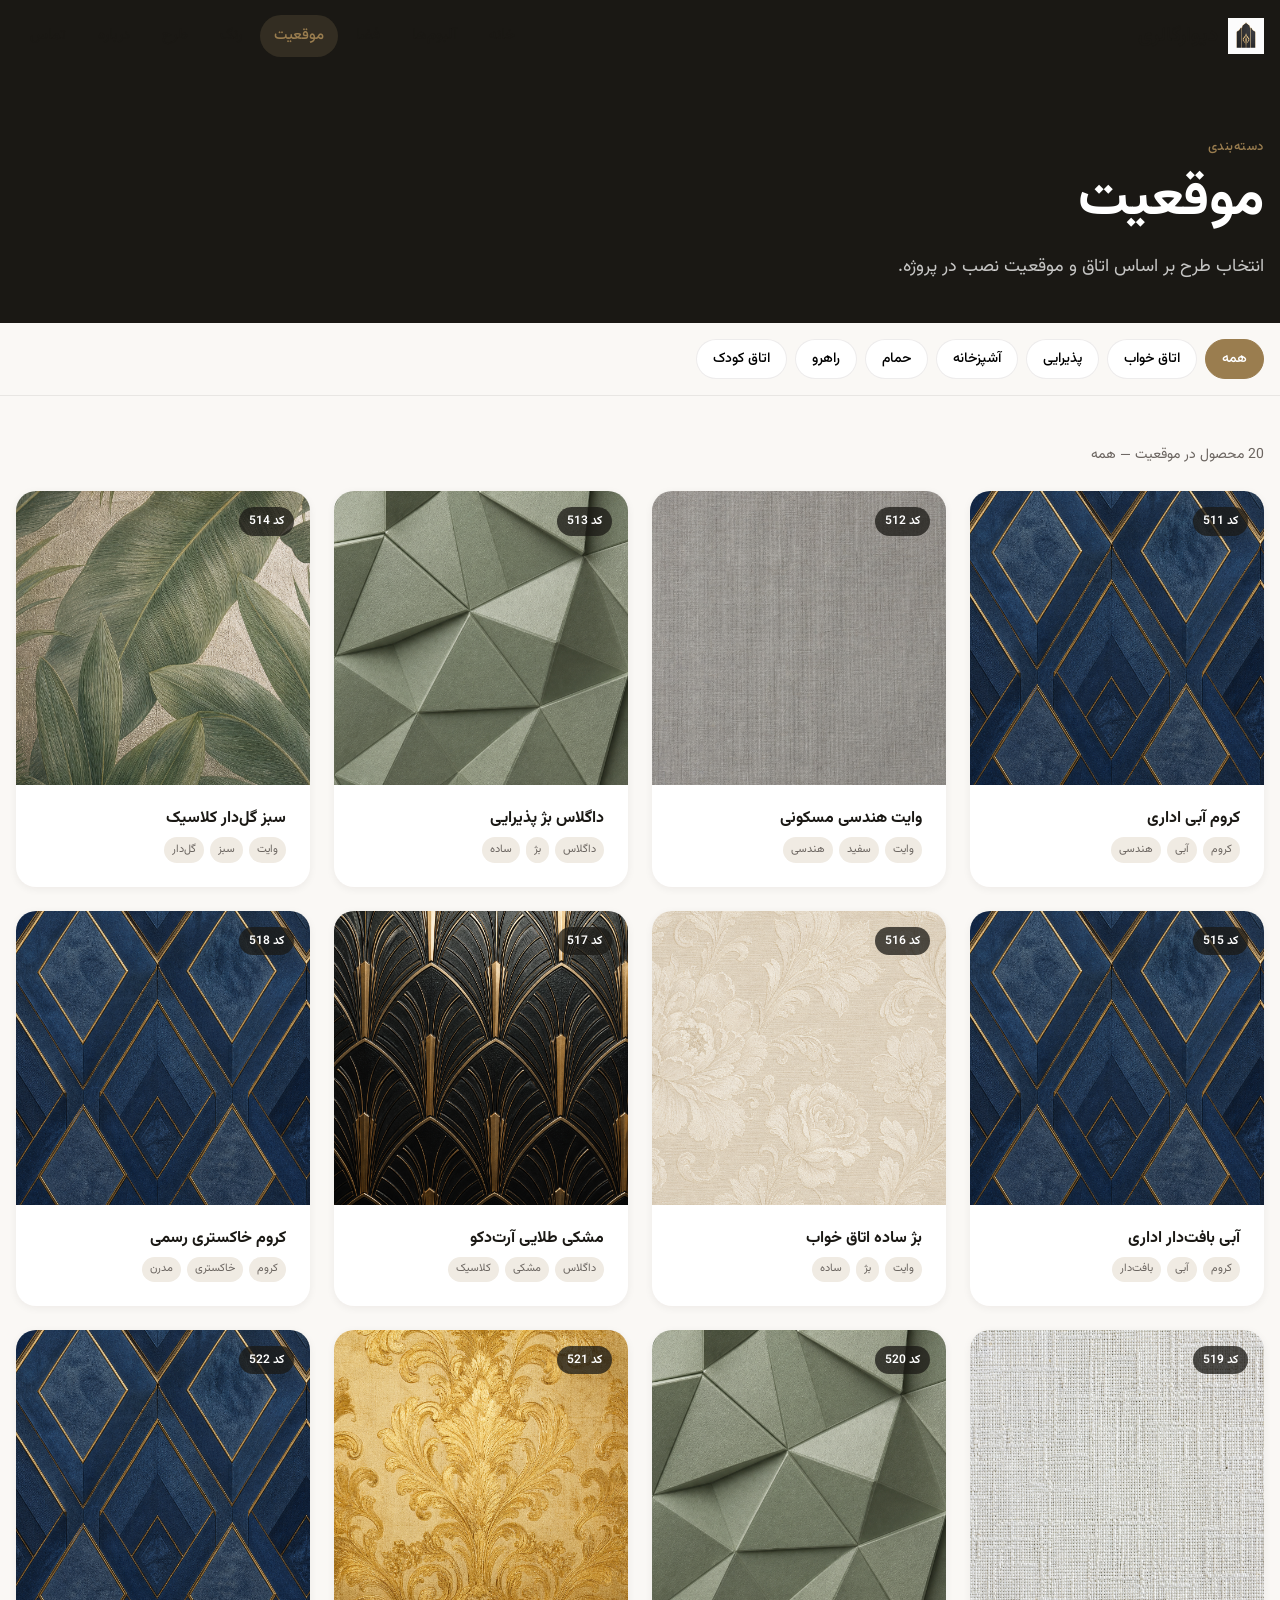
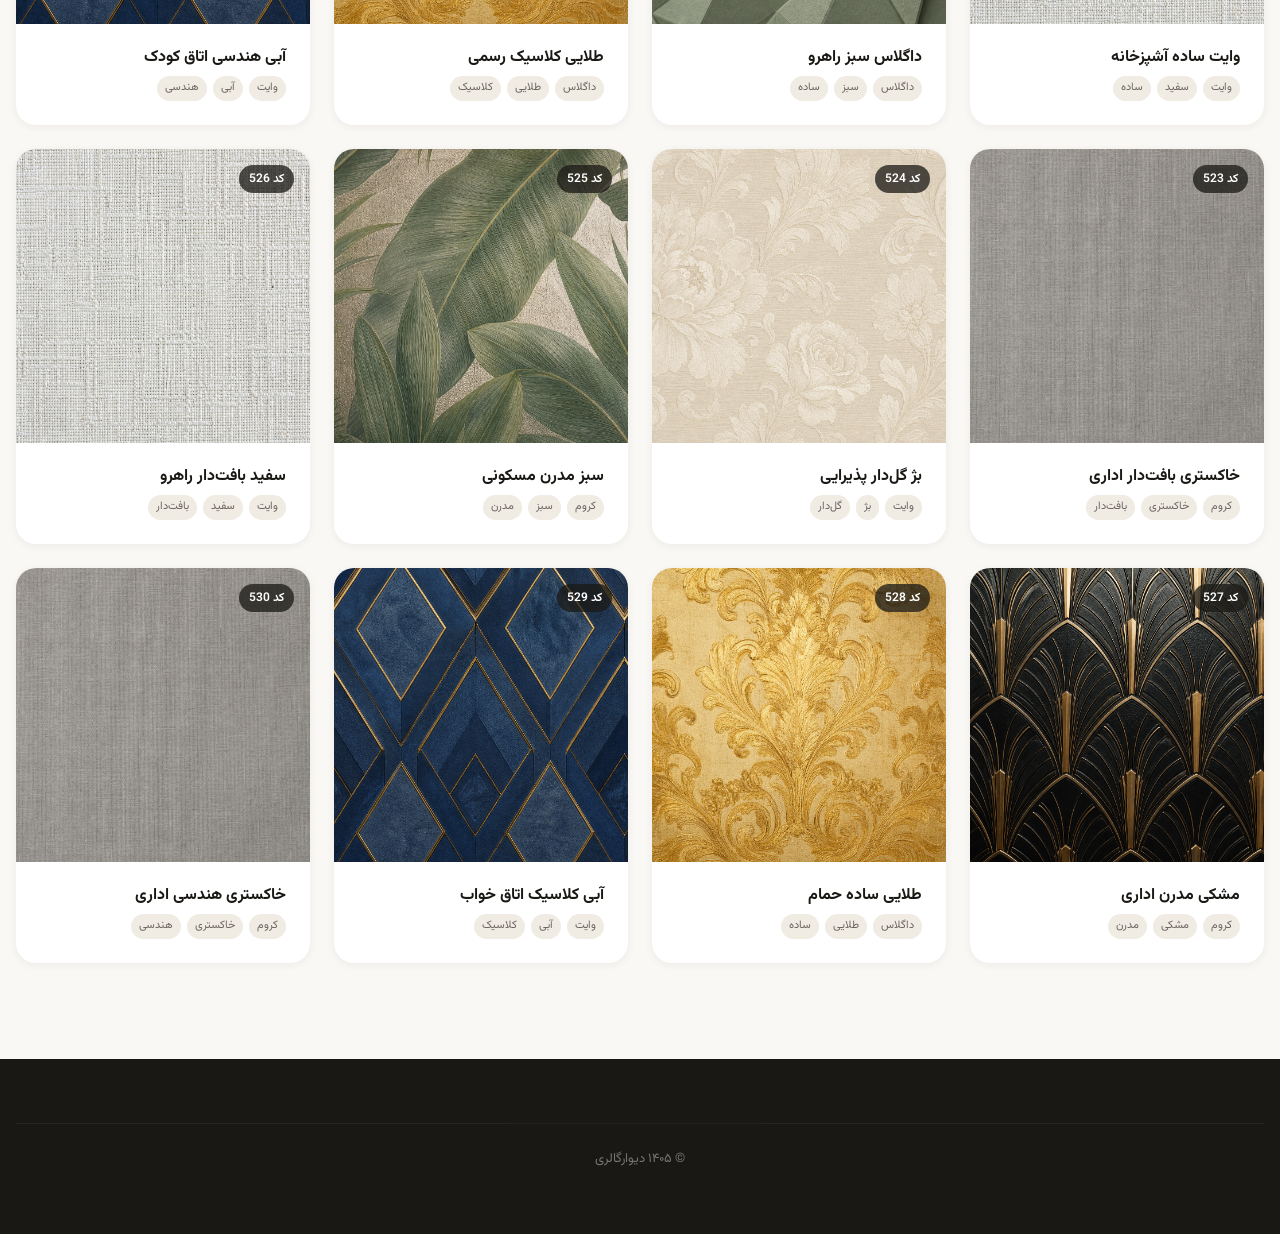
<file: archive/location.html>
<!DOCTYPE html>
<html lang="fa" dir="rtl" data-category="location" data-base="../">
<head>
  <meta charset="UTF-8">
  <meta name="viewport" content="width=device-width, initial-scale=1.0">
  <title>موقعیت — دیوارگالری</title>
  <link href="https://fonts.googleapis.com/css2?family=Vazirmatn:wght@300;400;500;600;700&display=swap" rel="stylesheet">
  <link rel="stylesheet" href="../assets/css/styles.css">
</head>
<body>
  <header class="site-header scrolled">
    <div class="container">
      <a href="../index.html" class="logo">
        <img src="../assets/images/logo.png" alt="دیوارگالری" width="36" height="36">
        <span>دیوارگالری</span>
      </a>
      <nav class="nav-desktop">
        <a href="../index.html">خانه</a>
        <a href="albums.html">آلبوم‌ها</a>
        <a href="space.html">فضا</a>
        <a href="location.html">موقعیت</a>
        <a href="color.html">رنگ</a>
        <a href="pattern.html">طرح</a>
        <a href="../about.html">درباره</a>
        <a href="../contact.html">تماس</a>
      </nav>
      <button class="menu-toggle" aria-label="منو"><span></span></button>
    </div>
    <nav class="nav-mobile">
      <a href="../index.html">خانه</a>
      <a href="albums.html">آلبوم‌ها</a>
      <a href="space.html">فضا</a>
      <a href="location.html">موقعیت</a>
      <a href="color.html">رنگ</a>
      <a href="pattern.html">طرح</a>
      <a href="../about.html">درباره</a>
      <a href="../contact.html">تماس</a>
    </nav>
  </header>

  <main>
    <section class="archive-hero">
      <div class="container">
        <p class="eyebrow">دسته‌بندی</p>
        <h1>موقعیت</h1>
        <p class="lead">انتخاب طرح بر اساس اتاق و موقعیت نصب در پروژه.</p>
      </div>
    </section>

    <div class="filter-bar">
      <div class="container filter-pills">
        <button class="filter-pill active" data-filter="">همه</button>
        <button class="filter-pill" data-filter="bedroom">اتاق خواب</button>
        <button class="filter-pill" data-filter="living">پذیرایی</button>
        <button class="filter-pill" data-filter="kitchen">آشپزخانه</button>
        <button class="filter-pill" data-filter="bathroom">حمام</button>
        <button class="filter-pill" data-filter="hallway">راهرو</button>
        <button class="filter-pill" data-filter="kids">اتاق کودک</button>
      </div>
    </div>

    <section class="section" style="padding-block-start: var(--space-md);">
      <div class="container">
        <p class="results-meta" id="results-meta"></p>
        <div class="product-grid" id="product-grid"></div>
      </div>
    </section>
  </main>

  <footer class="site-footer">
    <div class="container"><div class="footer-bottom">© ۱۴۰۵ دیوارگالری</div></div>
  </footer>

  <script src="../assets/js/data.js"></script>
  <script src="../assets/js/app.js"></script>
  <script src="../assets/js/archive.js"></script>
</body>
</html>
</file>
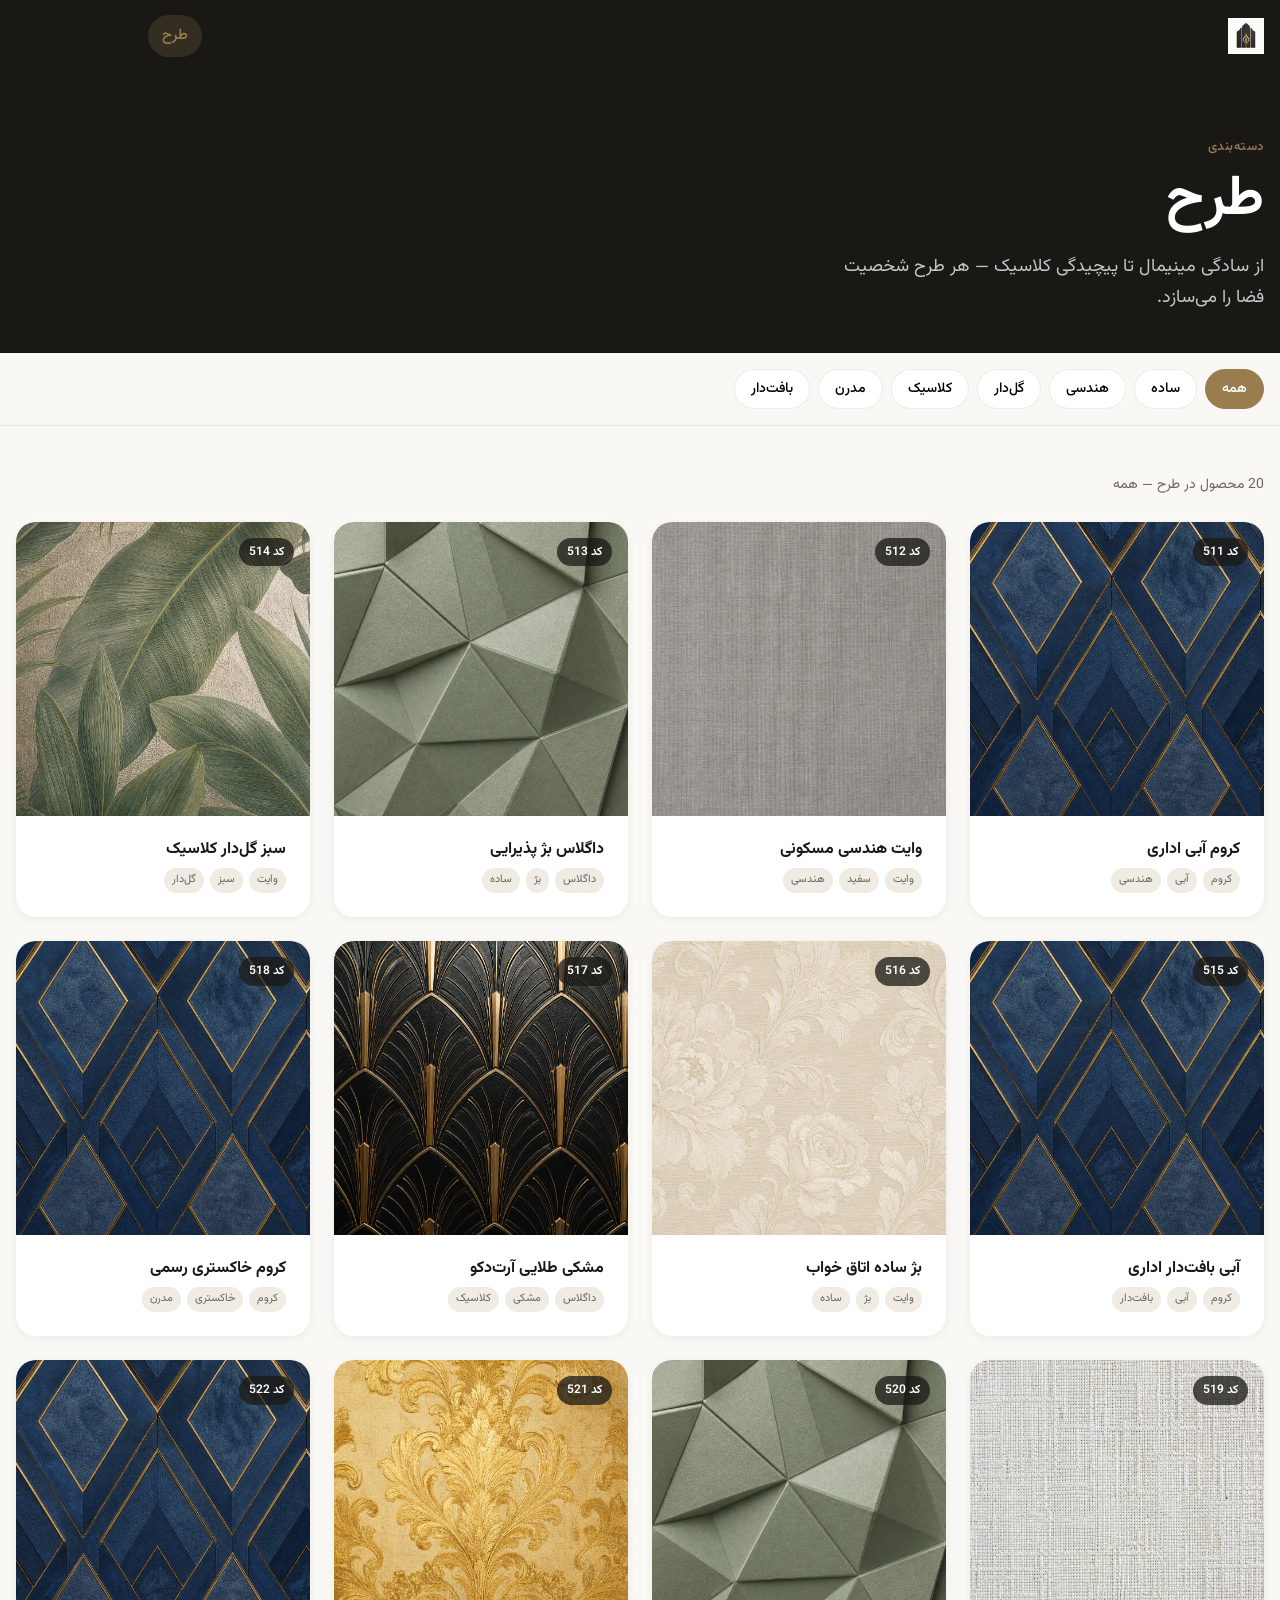
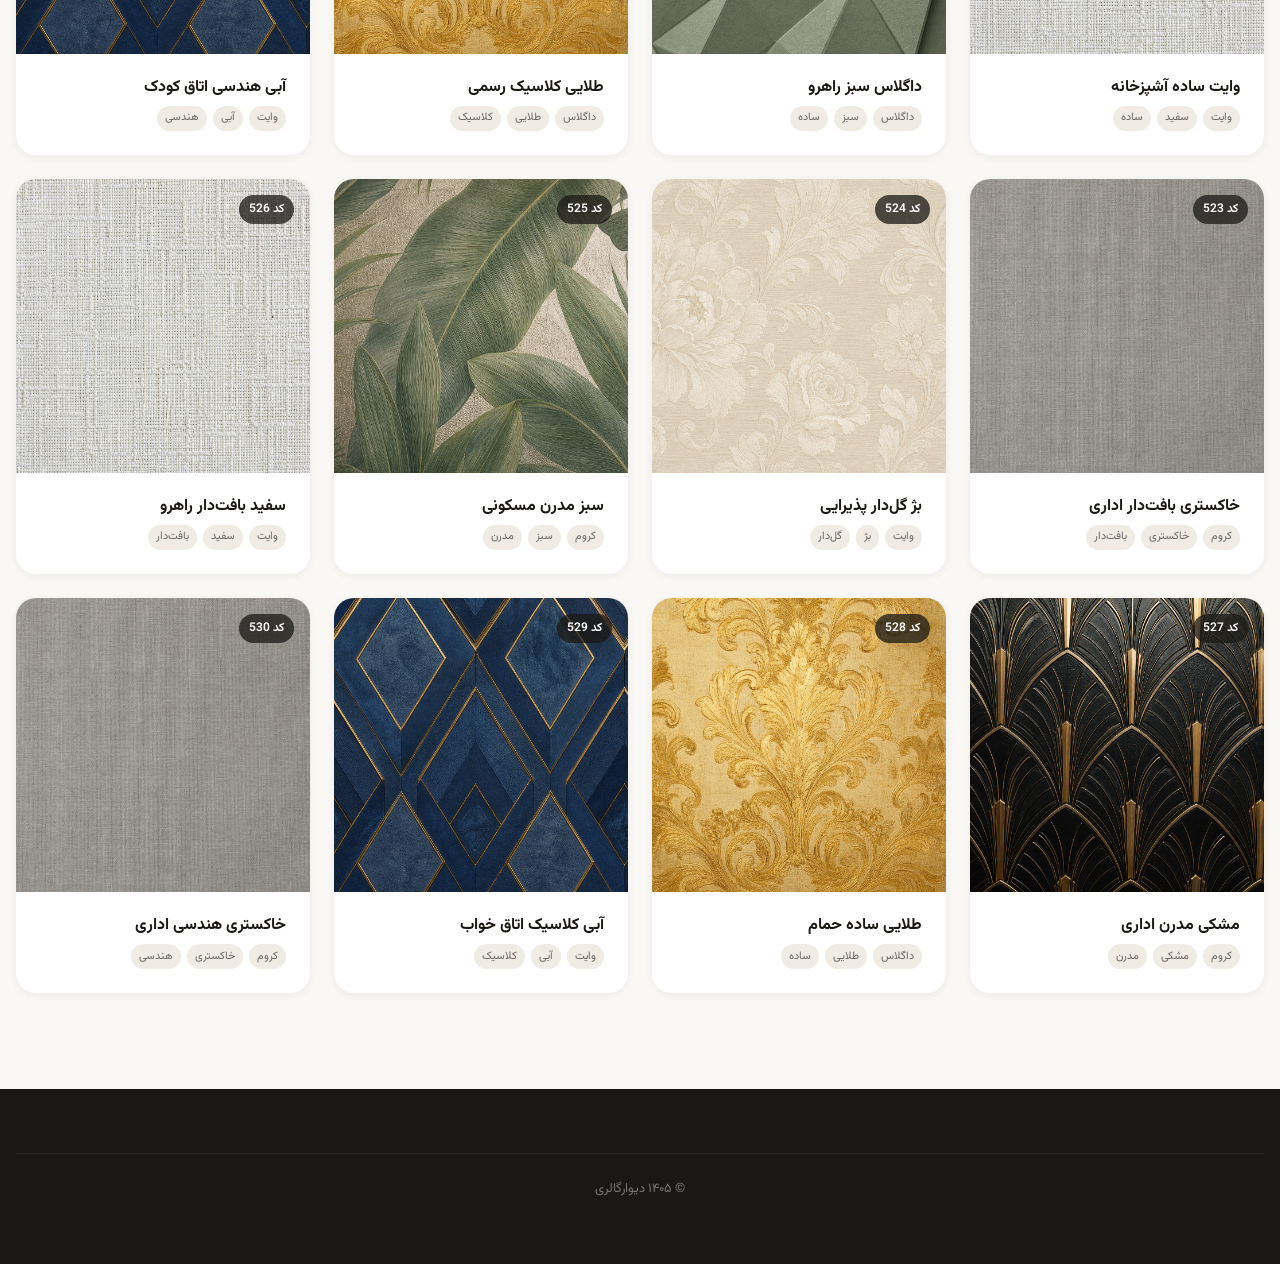
<file: archive/pattern.html>
<!DOCTYPE html>
<html lang="fa" dir="rtl" data-category="pattern" data-base="../">
<head>
  <meta charset="UTF-8">
  <meta name="viewport" content="width=device-width, initial-scale=1.0">
  <title>طرح — دیوارگالری</title>
  <link href="https://fonts.googleapis.com/css2?family=Vazirmatn:wght@300;400;500;600;700&display=swap" rel="stylesheet">
  <link rel="stylesheet" href="../assets/css/styles.css">
</head>
<body>
  <header class="site-header scrolled">
    <div class="container">
      <a href="../index.html" class="logo">
        <img src="../assets/images/logo.png" alt="دیوارگالری" width="36" height="36">
        <span>دیوارگالری</span>
      </a>
      <nav class="nav-desktop">
        <a href="../index.html">خانه</a>
        <a href="albums.html">آلبوم‌ها</a>
        <a href="space.html">فضا</a>
        <a href="location.html">موقعیت</a>
        <a href="color.html">رنگ</a>
        <a href="pattern.html">طرح</a>
        <a href="../about.html">درباره</a>
        <a href="../contact.html">تماس</a>
      </nav>
      <button class="menu-toggle" aria-label="منو"><span></span></button>
    </div>
    <nav class="nav-mobile">
      <a href="../index.html">خانه</a>
      <a href="albums.html">آلبوم‌ها</a>
      <a href="space.html">فضا</a>
      <a href="location.html">موقعیت</a>
      <a href="color.html">رنگ</a>
      <a href="pattern.html">طرح</a>
      <a href="../about.html">درباره</a>
      <a href="../contact.html">تماس</a>
    </nav>
  </header>

  <main>
    <section class="archive-hero">
      <div class="container">
        <p class="eyebrow">دسته‌بندی</p>
        <h1>طرح</h1>
        <p class="lead">از سادگی مینیمال تا پیچیدگی کلاسیک — هر طرح شخصیت فضا را می‌سازد.</p>
      </div>
    </section>

    <div class="filter-bar">
      <div class="container filter-pills">
        <button class="filter-pill active" data-filter="">همه</button>
        <button class="filter-pill" data-filter="plain">ساده</button>
        <button class="filter-pill" data-filter="geometric">هندسی</button>
        <button class="filter-pill" data-filter="floral">گل‌دار</button>
        <button class="filter-pill" data-filter="classic">کلاسیک</button>
        <button class="filter-pill" data-filter="modern">مدرن</button>
        <button class="filter-pill" data-filter="textured">بافت‌دار</button>
      </div>
    </div>

    <section class="section" style="padding-block-start: var(--space-md);">
      <div class="container">
        <p class="results-meta" id="results-meta"></p>
        <div class="product-grid" id="product-grid"></div>
      </div>
    </section>
  </main>

  <footer class="site-footer">
    <div class="container"><div class="footer-bottom">© ۱۴۰۵ دیوارگالری</div></div>
  </footer>

  <script src="../assets/js/data.js"></script>
  <script src="../assets/js/app.js"></script>
  <script src="../assets/js/archive.js"></script>
</body>
</html>
</file>
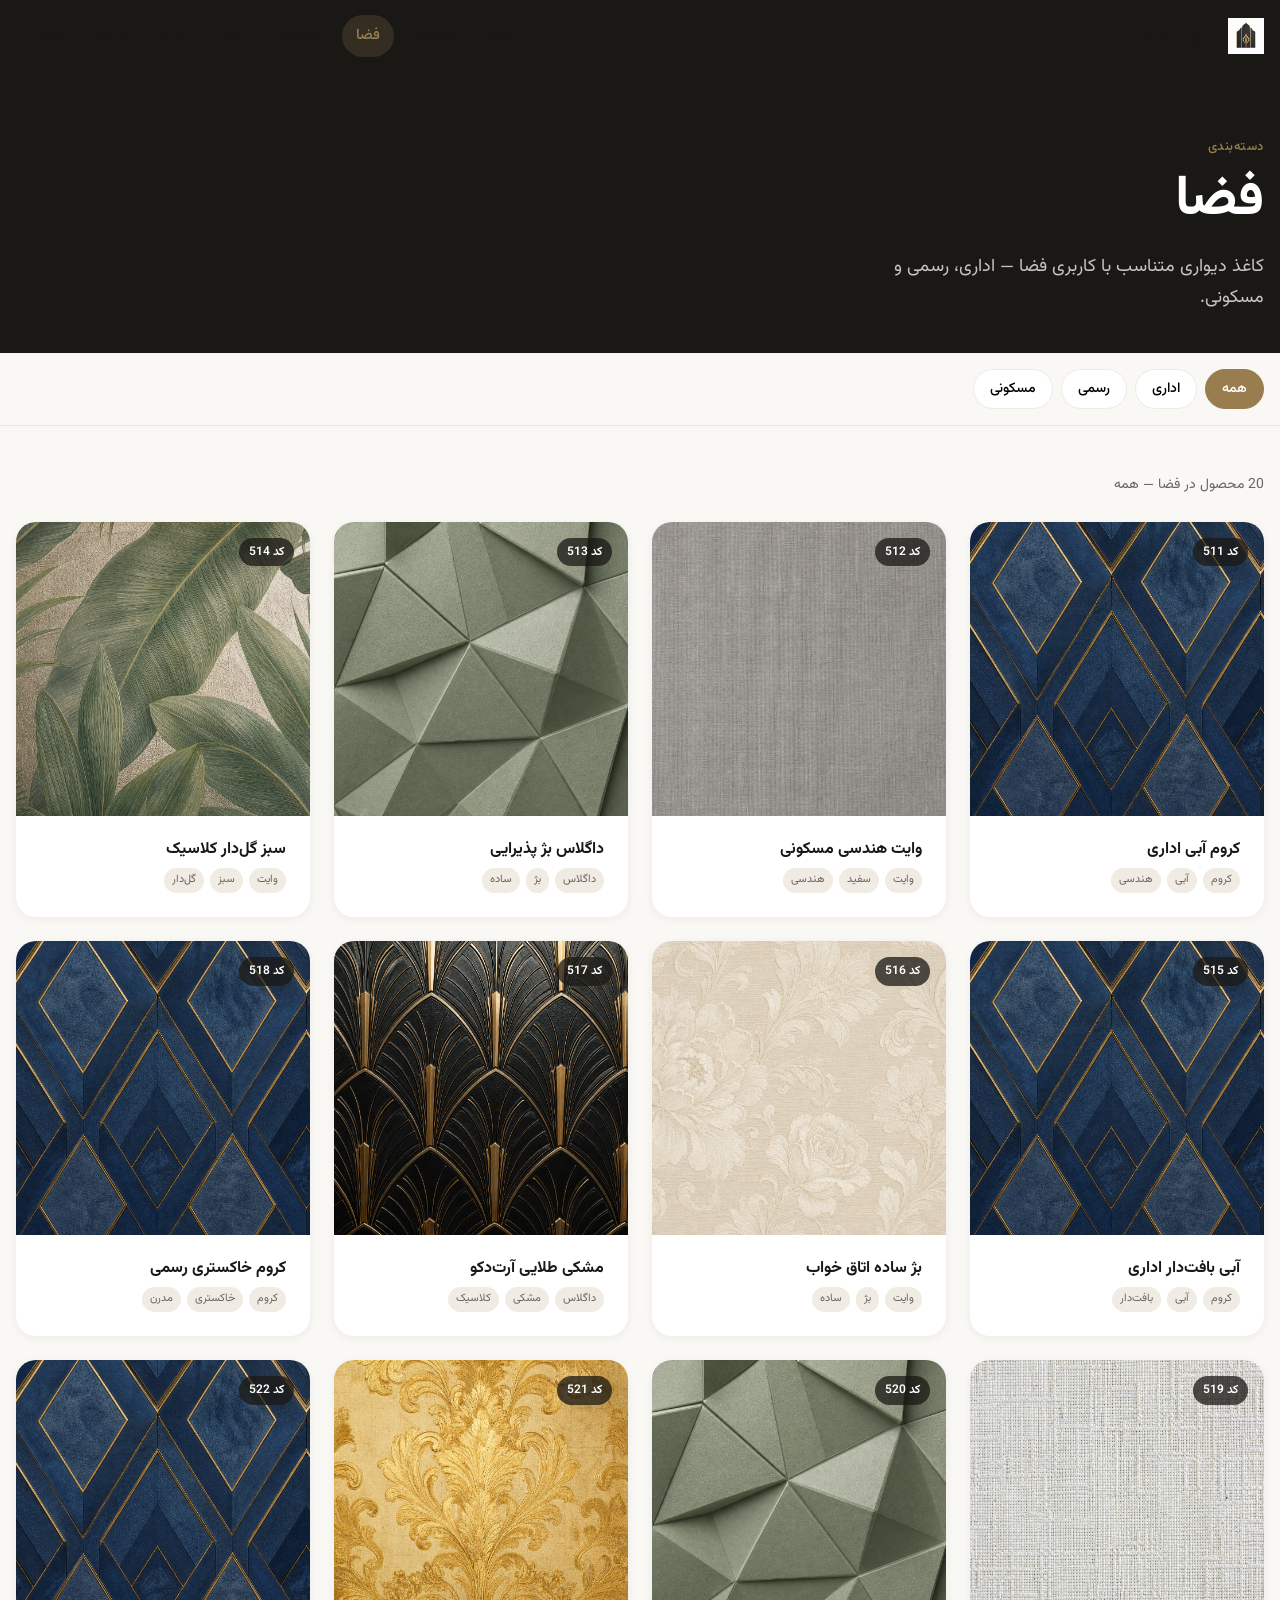
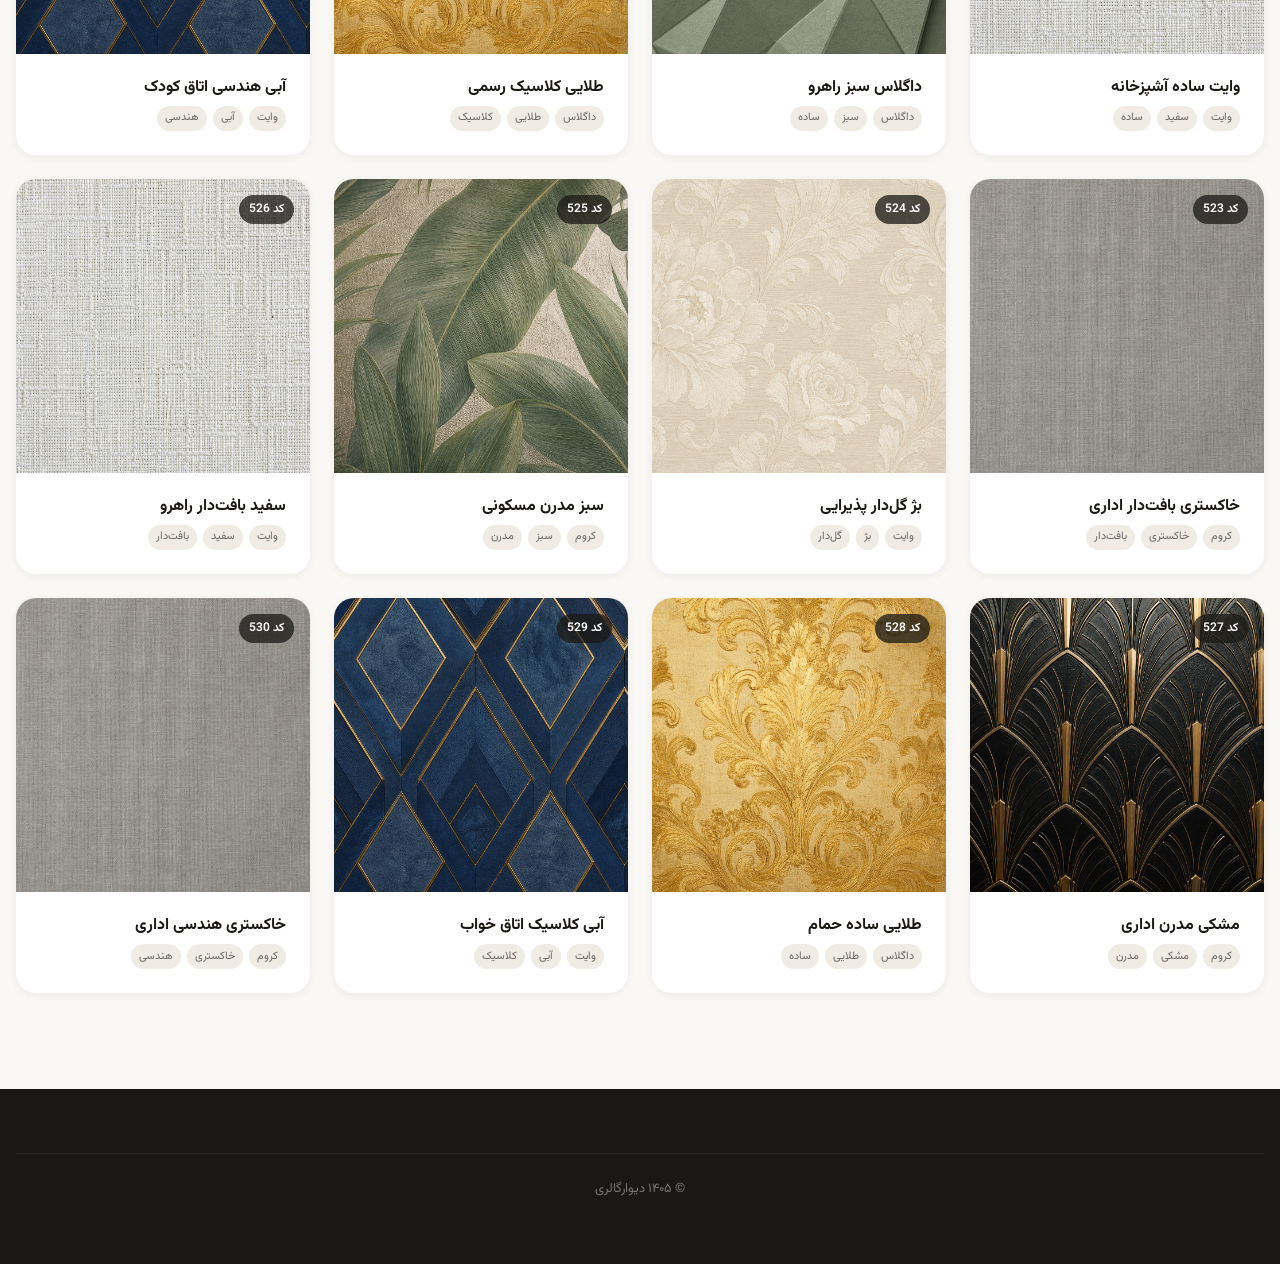
<file: archive/space.html>
<!DOCTYPE html>
<html lang="fa" dir="rtl" data-category="space" data-base="../">
<head>
  <meta charset="UTF-8">
  <meta name="viewport" content="width=device-width, initial-scale=1.0">
  <title>فضا — دیوارگالری</title>
  <link href="https://fonts.googleapis.com/css2?family=Vazirmatn:wght@300;400;500;600;700&display=swap" rel="stylesheet">
  <link rel="stylesheet" href="../assets/css/styles.css">
</head>
<body>
  <header class="site-header scrolled">
    <div class="container">
      <a href="../index.html" class="logo">
        <img src="../assets/images/logo.png" alt="دیوارگالری" width="36" height="36">
        <span>دیوارگالری</span>
      </a>
      <nav class="nav-desktop">
        <a href="../index.html">خانه</a>
        <a href="albums.html">آلبوم‌ها</a>
        <a href="space.html">فضا</a>
        <a href="location.html">موقعیت</a>
        <a href="color.html">رنگ</a>
        <a href="pattern.html">طرح</a>
        <a href="../about.html">درباره</a>
        <a href="../contact.html">تماس</a>
      </nav>
      <button class="menu-toggle" aria-label="منو"><span></span></button>
    </div>
    <nav class="nav-mobile">
      <a href="../index.html">خانه</a>
      <a href="albums.html">آلبوم‌ها</a>
      <a href="space.html">فضا</a>
      <a href="location.html">موقعیت</a>
      <a href="color.html">رنگ</a>
      <a href="pattern.html">طرح</a>
      <a href="../about.html">درباره</a>
      <a href="../contact.html">تماس</a>
    </nav>
  </header>

  <main>
    <section class="archive-hero">
      <div class="container">
        <p class="eyebrow">دسته‌بندی</p>
        <h1>فضا</h1>
        <p class="lead">کاغذ دیواری متناسب با کاربری فضا — اداری، رسمی و مسکونی.</p>
      </div>
    </section>

    <div class="filter-bar">
      <div class="container filter-pills">
        <button class="filter-pill active" data-filter="">همه</button>
        <button class="filter-pill" data-filter="office">اداری</button>
        <button class="filter-pill" data-filter="formal">رسمی</button>
        <button class="filter-pill" data-filter="residential">مسکونی</button>
      </div>
    </div>

    <section class="section" style="padding-block-start: var(--space-md);">
      <div class="container">
        <p class="results-meta" id="results-meta"></p>
        <div class="product-grid" id="product-grid"></div>
      </div>
    </section>
  </main>

  <footer class="site-footer">
    <div class="container"><div class="footer-bottom">© ۱۴۰۵ دیوارگالری</div></div>
  </footer>

  <script src="../assets/js/data.js"></script>
  <script src="../assets/js/app.js"></script>
  <script src="../assets/js/archive.js"></script>
</body>
</html>
</file>
<file: assets/css/styles.css>
/* دیوارگالری — Design Tokens & Global Styles */
:root {
  --color-bg: #faf8f5;
  --color-bg-alt: #f0ebe3;
  --color-surface: #ffffff;
  --color-ink: #1a1814;
  --color-ink-muted: #6b6560;
  --color-accent: #c4a574;
  --color-accent-dark: #9a7d4f;
  --color-border: rgba(26, 24, 20, 0.08);
  --color-overlay: rgba(26, 24, 20, 0.55);

  --font-family: 'Vazirmatn', Tahoma, sans-serif;
  --font-display: 'Vazirmatn', Tahoma, sans-serif;

  --space-xs: 0.5rem;
  --space-sm: 1rem;
  --space-md: 1.5rem;
  --space-lg: 2.5rem;
  --space-xl: 4rem;
  --space-2xl: 6rem;

  --radius-sm: 0.375rem;
  --radius-md: 0.75rem;
  --radius-lg: 1.25rem;
  --radius-full: 9999px;

  --shadow-sm: 0 2px 8px rgba(26, 24, 20, 0.06);
  --shadow-md: 0 8px 24px rgba(26, 24, 20, 0.1);
  --shadow-lg: 0 16px 48px rgba(26, 24, 20, 0.14);

  --header-height: 4.5rem;
  --transition: 0.35s cubic-bezier(0.4, 0, 0.2, 1);
  --max-width: 1280px;
}

*, *::before, *::after { box-sizing: border-box; margin: 0; padding: 0; }

html {
  scroll-behavior: smooth;
  -webkit-font-smoothing: antialiased;
}

body {
  font-family: var(--font-family);
  background: var(--color-bg);
  color: var(--color-ink);
  line-height: 1.7;
  direction: rtl;
  text-align: start;
  overflow-x: hidden;
}

img { max-width: 100%; height: auto; display: block; }
a { color: inherit; text-decoration: none; }
button { font-family: inherit; cursor: pointer; border: none; background: none; }
ul { list-style: none; }

.container {
  width: min(100% - 2rem, var(--max-width));
  margin-inline: auto;
}

/* Typography */
.eyebrow {
  font-size: 0.8125rem;
  font-weight: 500;
  letter-spacing: 0.04em;
  color: var(--color-accent-dark);
  text-transform: uppercase;
}

h1, h2, h3 {
  font-family: var(--font-display);
  font-weight: 700;
  line-height: 1.25;
}

h1 { font-size: clamp(2rem, 5vw, 3.5rem); }
h2 { font-size: clamp(1.5rem, 3vw, 2.25rem); }
h3 { font-size: clamp(1.125rem, 2vw, 1.375rem); }

.lead {
  font-size: clamp(1rem, 1.5vw, 1.125rem);
  color: var(--color-ink-muted);
  max-width: 42ch;
}

/* Header */
.site-header {
  position: fixed;
  inset-inline: 0;
  top: 0;
  z-index: 100;
  height: var(--header-height);
  transition: background var(--transition), box-shadow var(--transition);
}

.site-header.scrolled {
  background: rgba(250, 248, 245, 0.92);
  backdrop-filter: blur(12px);
  box-shadow: var(--shadow-sm);
}

.site-header .container {
  display: flex;
  align-items: center;
  justify-content: space-between;
  height: 100%;
}

.logo {
  display: flex;
  align-items: center;
  gap: 0.625rem;
  font-weight: 700;
  font-size: 1.25rem;
}

.logo img {
  width: 2.25rem;
  height: 2.25rem;
  object-fit: contain;
}

.nav-desktop {
  display: flex;
  align-items: center;
  gap: 0.25rem;
}

.nav-desktop a {
  padding: 0.5rem 0.875rem;
  font-size: 0.9375rem;
  font-weight: 500;
  border-radius: var(--radius-full);
  transition: background var(--transition), color var(--transition);
}

.nav-desktop a:hover,
.nav-desktop a.active {
  background: rgba(196, 165, 116, 0.15);
  color: var(--color-accent-dark);
}

.menu-toggle {
  display: none;
  width: 2.5rem;
  height: 2.5rem;
  align-items: center;
  justify-content: center;
  border-radius: var(--radius-sm);
}

.menu-toggle span {
  display: block;
  width: 1.25rem;
  height: 2px;
  background: var(--color-ink);
  position: relative;
  transition: var(--transition);
}

.menu-toggle span::before,
.menu-toggle span::after {
  content: '';
  position: absolute;
  inset-inline: 0;
  height: 2px;
  background: var(--color-ink);
  transition: var(--transition);
}

.menu-toggle span::before { top: -6px; }
.menu-toggle span::after { top: 6px; }

.nav-mobile {
  display: none;
  position: fixed;
  inset: 0;
  top: var(--header-height);
  background: var(--color-bg);
  padding: var(--space-md);
  flex-direction: column;
  gap: 0.5rem;
  z-index: 99;
  transform: translateY(-100%);
  opacity: 0;
  transition: transform var(--transition), opacity var(--transition);
}

.nav-mobile.open {
  display: flex;
  transform: translateY(0);
  opacity: 1;
}

.nav-mobile a {
  padding: 0.875rem 1rem;
  font-size: 1.0625rem;
  font-weight: 500;
  border-radius: var(--radius-md);
  border: 1px solid var(--color-border);
}

/* Hero */
.hero {
  position: relative;
  min-height: 100vh;
  min-height: 100dvh;
  display: flex;
  align-items: center;
  overflow: hidden;
}

.hero-bg {
  position: absolute;
  inset: 0;
  z-index: 0;
}

.hero-bg img,
.hero-bg canvas {
  width: 100%;
  height: 100%;
  object-fit: cover;
}

.hero-bg-fallback {
  position: absolute;
  inset: 0;
  background-size: cover;
  background-position: center;
}

.hero-overlay {
  position: absolute;
  inset: 0;
  background: linear-gradient(
    135deg,
    rgba(26, 24, 20, 0.72) 0%,
    rgba(26, 24, 20, 0.35) 50%,
    rgba(26, 24, 20, 0.55) 100%
  );
  z-index: 1;
}

.hero-layers {
  position: absolute;
  inset: 0;
  z-index: 0;
  pointer-events: none;
}

.hero-layer {
  position: absolute;
  will-change: transform;
  transform: translate3d(0, 0, 0);
}

.hero-layer--back {
  inset: -10%;
  background-size: cover;
  background-position: center;
  opacity: 0.6;
}

.hero-layer--mid {
  inset-inline-end: -5%;
  bottom: 10%;
  width: 35%;
  max-width: 420px;
  aspect-ratio: 3/4;
  border-radius: var(--radius-lg);
  overflow: hidden;
  box-shadow: var(--shadow-lg);
  opacity: 0.85;
}

.hero-layer--mid img {
  width: 100%;
  height: 100%;
  object-fit: cover;
}

.hero-content {
  position: relative;
  z-index: 2;
  padding-block: calc(var(--header-height) + var(--space-xl)) var(--space-xl);
  color: #fff;
}

.hero-content h1 {
  margin-block: var(--space-sm) var(--space-md);
  max-width: 14ch;
}

.hero-content .lead {
  color: rgba(255, 255, 255, 0.85);
  margin-block-end: var(--space-lg);
}

.hero-actions {
  display: flex;
  flex-wrap: wrap;
  gap: var(--space-sm);
}

/* Buttons */
.btn {
  display: inline-flex;
  align-items: center;
  justify-content: center;
  gap: 0.5rem;
  padding: 0.875rem 1.75rem;
  font-size: 0.9375rem;
  font-weight: 600;
  border-radius: var(--radius-full);
  transition: transform 0.2s, box-shadow var(--transition), background var(--transition);
}

.btn:active { transform: scale(0.98); }

.btn-primary {
  background: var(--color-accent);
  color: var(--color-ink);
  box-shadow: 0 4px 16px rgba(196, 165, 116, 0.4);
}

.btn-primary:hover {
  background: var(--color-accent-dark);
  color: #fff;
}

.btn-outline {
  border: 1.5px solid rgba(255, 255, 255, 0.6);
  color: #fff;
}

.btn-outline:hover {
  background: rgba(255, 255, 255, 0.12);
  border-color: #fff;
}

.btn-dark {
  background: var(--color-ink);
  color: #fff;
}

.btn-dark:hover { background: #2c2a26; }

/* Sections */
.section {
  padding-block: var(--space-2xl);
}

.section-header {
  text-align: center;
  margin-block-end: var(--space-xl);
}

.section-header .eyebrow { margin-block-end: var(--space-xs); }
.section-header h2 { margin-block-end: var(--space-sm); }
.section-header .lead { margin-inline: auto; }

/* Category cards */
.category-grid {
  display: grid;
  grid-template-columns: repeat(auto-fit, minmax(220px, 1fr));
  gap: var(--space-md);
}

.category-card {
  position: relative;
  border-radius: var(--radius-lg);
  overflow: hidden;
  background: var(--color-surface);
  box-shadow: var(--shadow-sm);
  transition: transform var(--transition), box-shadow var(--transition);
  aspect-ratio: 4/5;
}

.category-card:hover {
  transform: translateY(-6px);
  box-shadow: var(--shadow-md);
}

.category-card-bg {
  position: absolute;
  inset: 0;
  background-size: cover;
  background-position: center;
  transition: transform 0.6s ease;
}

.category-card:hover .category-card-bg { transform: scale(1.06); }

.category-card-overlay {
  position: absolute;
  inset: 0;
  background: linear-gradient(to top, rgba(26, 24, 20, 0.85) 0%, transparent 60%);
}

.category-card-content {
  position: absolute;
  inset-inline: 0;
  bottom: 0;
  padding: var(--space-md);
  color: #fff;
}

.category-card-content h3 { margin-block-end: 0.25rem; }
.category-card-content p {
  font-size: 0.8125rem;
  opacity: 0.85;
}

.category-card-count {
  display: inline-block;
  margin-block-start: 0.5rem;
  font-size: 0.75rem;
  padding: 0.25rem 0.625rem;
  background: rgba(196, 165, 116, 0.3);
  border-radius: var(--radius-full);
}

/* Product grid */
.product-grid {
  display: grid;
  grid-template-columns: repeat(auto-fill, minmax(260px, 1fr));
  gap: var(--space-md);
}

.product-card {
  background: var(--color-surface);
  border-radius: var(--radius-lg);
  overflow: hidden;
  box-shadow: var(--shadow-sm);
  transition: transform var(--transition), box-shadow var(--transition);
}

.product-card:hover {
  transform: translateY(-4px);
  box-shadow: var(--shadow-md);
}

.product-card-image {
  position: relative;
  aspect-ratio: 1;
  overflow: hidden;
  background: var(--color-bg-alt);
}

.product-card-image img {
  width: 100%;
  height: 100%;
  object-fit: cover;
  transition: transform 0.5s ease;
}

.product-card:hover .product-card-image img { transform: scale(1.05); }

.product-code {
  position: absolute;
  top: var(--space-sm);
  inset-inline-start: var(--space-sm);
  padding: 0.25rem 0.625rem;
  background: rgba(26, 24, 20, 0.75);
  color: #fff;
  font-size: 0.75rem;
  font-weight: 600;
  border-radius: var(--radius-full);
  font-variant-numeric: tabular-nums;
}

.product-card-body {
  padding: var(--space-md);
}

.product-card-body h3 {
  font-size: 1rem;
  margin-block-end: 0.5rem;
}

.product-tags {
  display: flex;
  flex-wrap: wrap;
  gap: 0.375rem;
}

.tag {
  font-size: 0.6875rem;
  padding: 0.2rem 0.5rem;
  background: var(--color-bg-alt);
  color: var(--color-ink-muted);
  border-radius: var(--radius-full);
}

/* Archive page */
.archive-hero {
  padding-block: calc(var(--header-height) + var(--space-xl)) var(--space-lg);
  background: var(--color-ink);
  color: #fff;
}

.archive-hero h1 { margin-block: var(--space-xs) var(--space-sm); }
.archive-hero .lead { color: rgba(255,255,255,0.75); }

.filter-bar {
  position: sticky;
  top: var(--header-height);
  z-index: 50;
  background: rgba(250, 248, 245, 0.95);
  backdrop-filter: blur(8px);
  border-block-end: 1px solid var(--color-border);
  padding-block: var(--space-sm);
}

.filter-pills {
  display: flex;
  flex-wrap: wrap;
  gap: 0.5rem;
}

.filter-pill {
  padding: 0.5rem 1rem;
  font-size: 0.875rem;
  font-weight: 500;
  border-radius: var(--radius-full);
  border: 1px solid var(--color-border);
  background: var(--color-surface);
  transition: all var(--transition);
}

.filter-pill:hover,
.filter-pill.active {
  background: var(--color-ink);
  color: #fff;
  border-color: var(--color-ink);
}

.filter-pill.active {
  background: var(--color-accent-dark);
  border-color: var(--color-accent-dark);
}

.results-meta {
  padding-block: var(--space-md);
  font-size: 0.875rem;
  color: var(--color-ink-muted);
}

/* Product detail */
.product-detail {
  padding-block: calc(var(--header-height) + var(--space-lg)) var(--space-2xl);
}

.product-detail-grid {
  display: grid;
  grid-template-columns: 1fr 1fr;
  gap: var(--space-xl);
  align-items: start;
}

.product-detail-image {
  position: relative;
  border-radius: var(--radius-lg);
  overflow: hidden;
  aspect-ratio: 1;
  box-shadow: var(--shadow-lg);
}

.product-detail-image img {
  width: 100%;
  height: 100%;
  object-fit: cover;
}

.product-detail-info h1 {
  font-size: clamp(1.75rem, 3vw, 2.5rem);
  margin-block: var(--space-sm) var(--space-md);
}

.product-code-large {
  display: inline-block;
  font-size: 0.875rem;
  font-weight: 600;
  color: var(--color-accent-dark);
  margin-block-end: var(--space-sm);
}

.product-specs {
  margin-block: var(--space-lg);
  display: grid;
  gap: var(--space-sm);
}

.spec-row {
  display: flex;
  justify-content: space-between;
  align-items: center;
  padding: var(--space-sm) var(--space-md);
  background: var(--color-surface);
  border-radius: var(--radius-md);
  border: 1px solid var(--color-border);
}

.spec-row dt {
  font-size: 0.875rem;
  color: var(--color-ink-muted);
}

.spec-row dd {
  font-weight: 600;
  font-size: 0.9375rem;
}

.spec-row dd a {
  color: var(--color-accent-dark);
  text-decoration: underline;
  text-underline-offset: 2px;
}

/* Parallax showcase */
.parallax-showcase {
  position: relative;
  height: 70vh;
  min-height: 420px;
  overflow: hidden;
}

.parallax-showcase-inner {
  position: absolute;
  inset: 0;
  display: flex;
  align-items: center;
  justify-content: center;
}

.parallax-layer {
  position: absolute;
  will-change: transform;
  transform: translate3d(0, 0, 0);
}

.parallax-showcase-content {
  position: relative;
  z-index: 2;
  text-align: center;
  color: #fff;
  padding: var(--space-md);
}

.parallax-showcase-content h2 {
  font-size: clamp(1.75rem, 4vw, 3rem);
  margin-block-end: var(--space-sm);
}

/* About / Contact */
.page-hero {
  padding-block: calc(var(--header-height) + var(--space-xl)) var(--space-lg);
  background: var(--color-bg-alt);
}

.content-block {
  max-width: 65ch;
}

.content-block p {
  margin-block-end: var(--space-md);
  color: var(--color-ink-muted);
}

.contact-grid {
  display: grid;
  grid-template-columns: repeat(auto-fit, minmax(240px, 1fr));
  gap: var(--space-md);
  margin-block-start: var(--space-lg);
}

.contact-card {
  padding: var(--space-md);
  background: var(--color-surface);
  border-radius: var(--radius-lg);
  border: 1px solid var(--color-border);
}

.contact-card h3 {
  font-size: 0.9375rem;
  color: var(--color-accent-dark);
  margin-block-end: 0.375rem;
}

/* Footer */
.site-footer {
  background: var(--color-ink);
  color: rgba(255, 255, 255, 0.8);
  padding-block: var(--space-xl);
}

.footer-grid {
  display: grid;
  grid-template-columns: 2fr repeat(3, 1fr);
  gap: var(--space-lg);
  margin-block-end: var(--space-lg);
}

.footer-brand .logo { color: #fff; margin-block-end: var(--space-sm); }
.footer-brand p { font-size: 0.875rem; opacity: 0.7; max-width: 30ch; }

.footer-col h4 {
  font-size: 0.875rem;
  font-weight: 600;
  color: #fff;
  margin-block-end: var(--space-sm);
}

.footer-col ul { display: flex; flex-direction: column; gap: 0.5rem; }
.footer-col a {
  font-size: 0.875rem;
  opacity: 0.7;
  transition: opacity var(--transition);
}
.footer-col a:hover { opacity: 1; color: var(--color-accent); }

.footer-bottom {
  padding-block-start: var(--space-md);
  border-top: 1px solid rgba(255, 255, 255, 0.1);
  font-size: 0.8125rem;
  opacity: 0.5;
  text-align: center;
}

/* Animations */
.reveal {
  opacity: 0;
  transform: translateY(24px);
  transition: opacity 0.7s ease, transform 0.7s ease;
}

.reveal.visible {
  opacity: 1;
  transform: translateY(0);
}

/* Reduced motion */
@media (prefers-reduced-motion: reduce) {
  *, *::before, *::after {
    animation-duration: 0.01ms !important;
    transition-duration: 0.01ms !important;
  }
  .hero-layer, .parallax-layer { transform: none !important; }
}

/* Responsive */
@media (max-width: 900px) {
  .nav-desktop { display: none; }
  .menu-toggle { display: flex; }
  .product-detail-grid { grid-template-columns: 1fr; }
  .footer-grid { grid-template-columns: 1fr 1fr; }
  .hero-layer--mid { display: none; }
}

@media (max-width: 600px) {
  .footer-grid { grid-template-columns: 1fr; }
  .category-grid { grid-template-columns: 1fr 1fr; }
  .product-grid { grid-template-columns: 1fr; }
}
</file>
